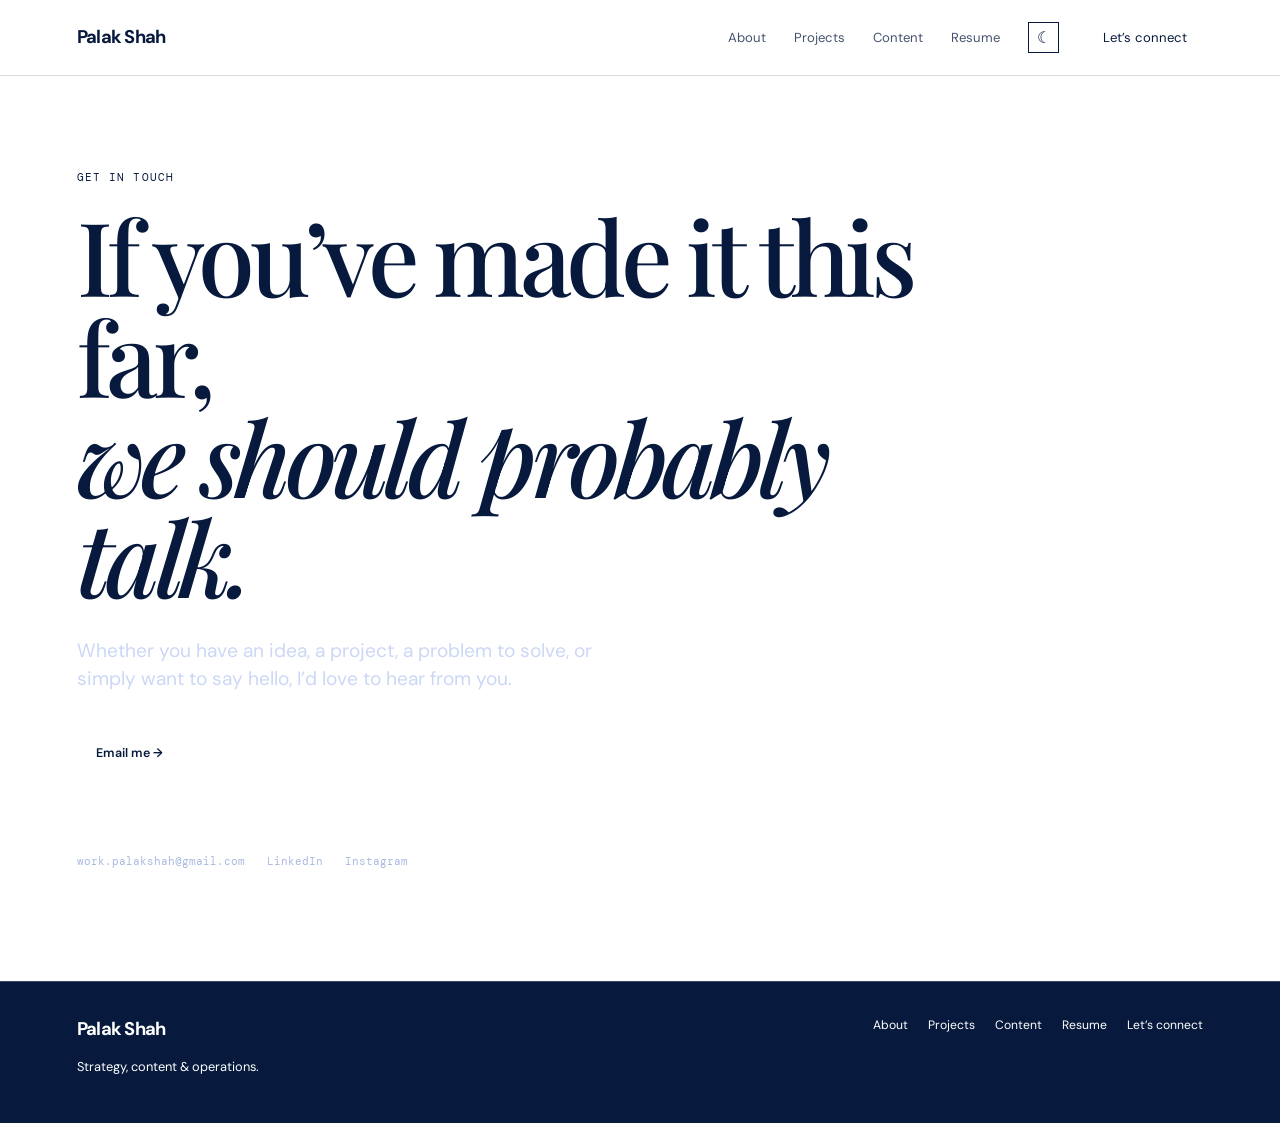
<file: contact.html>
<!doctype html>
<html lang="en">
  <head>
<!-- Google tag (gtag.js) -->
<script async src="https://www.googletagmanager.com/gtag/js?id=G-ZMXV8XD76E"></script>
<script>
  window.dataLayer = window.dataLayer || [];
  function gtag(){dataLayer.push(arguments);}
  gtag('js', new Date());

  gtag('config', 'G-ZMXV8XD76E');
</script>

    <meta charset="UTF-8" /><meta name="viewport" content="width=device-width, initial-scale=1.0" /><meta name="description" content="Contact Palak Shah." /><title>Contact — Palak Shah</title>
    <link rel="preconnect" href="https://fonts.googleapis.com" /><link rel="preconnect" href="https://fonts.gstatic.com" crossorigin /><link href="https://fonts.googleapis.com/css2?family=DM+Mono:wght@400;500&family=DM+Sans:wght@400;500;600;700&family=Playfair+Display:ital,wght@0,500;0,600;1,500;1,600&display=swap" rel="stylesheet" /><link rel="stylesheet" href="styles.css" />
  <link rel="icon" type="image/svg+xml" href="favicon.svg" /><link rel="stylesheet" href="responsive.css">
</head>
  <body class="light-mode" data-page="contact">
    <header class="site-header"><a class="wordmark" href="index.html">Palak Shah</a><nav class="desktop-nav" aria-label="Main navigation"><a href="about.html">About</a><a href="projects.html">Projects</a><a href="content.html">Content</a><a href="resume.html">Resume</a><button class="theme-toggle" type="button" aria-label="Switch to dark mode">☼</button><a class="nav-cta" href="contact.html">Let’s connect</a></nav><button class="menu-toggle" aria-label="Open navigation" aria-expanded="false">☰</button></header>
    <div class="mobile-nav" aria-hidden="true"><a href="about.html">About</a><a href="projects.html">Projects</a><a href="content.html">Content</a><a href="resume.html">Resume</a><button class="theme-toggle mobile-theme" type="button">☼ &nbsp; Toggle mode</button><a href="contact.html">Let’s connect</a></div>
    <main><section class="contact contact-page section-dark section-pad"><p class="eyebrow">Get in touch</p><h1>If you’ve made it this far,<br /><em>we should probably talk.</em></h1><p>Whether you have an idea, a project, a problem to solve, or simply want to say hello, I’d love to hear from you.</p><div class="button-row"><a class="button button-primary" href="mailto:work.palakshah@gmail.com">Email me →</a></div><div class="contact-links"><a href="mailto:work.palakshah@gmail.com">work.palakshah@gmail.com</a><a href="https://www.linkedin.com/in/palak-shah-347aa4200" target="_blank" rel="noreferrer">LinkedIn</a><a href="https://www.instagram.com/pakamatpalak/" target="_blank" rel="noreferrer">Instagram</a></div></section></main>
    <footer class="footer section-dark"><div><a class="wordmark" href="index.html">Palak Shah</a><p>Strategy, content &amp; operations.</p></div><div class="footer-links"><a href="about.html">About</a><a href="projects.html">Projects</a><a href="content.html">Content</a><a href="resume.html">Resume</a><a href="contact.html">Let’s connect</a></div></footer>
    <script src="app.js"></script>
  <script src="cursor-trail.js"></script></body>
</html>
</file>
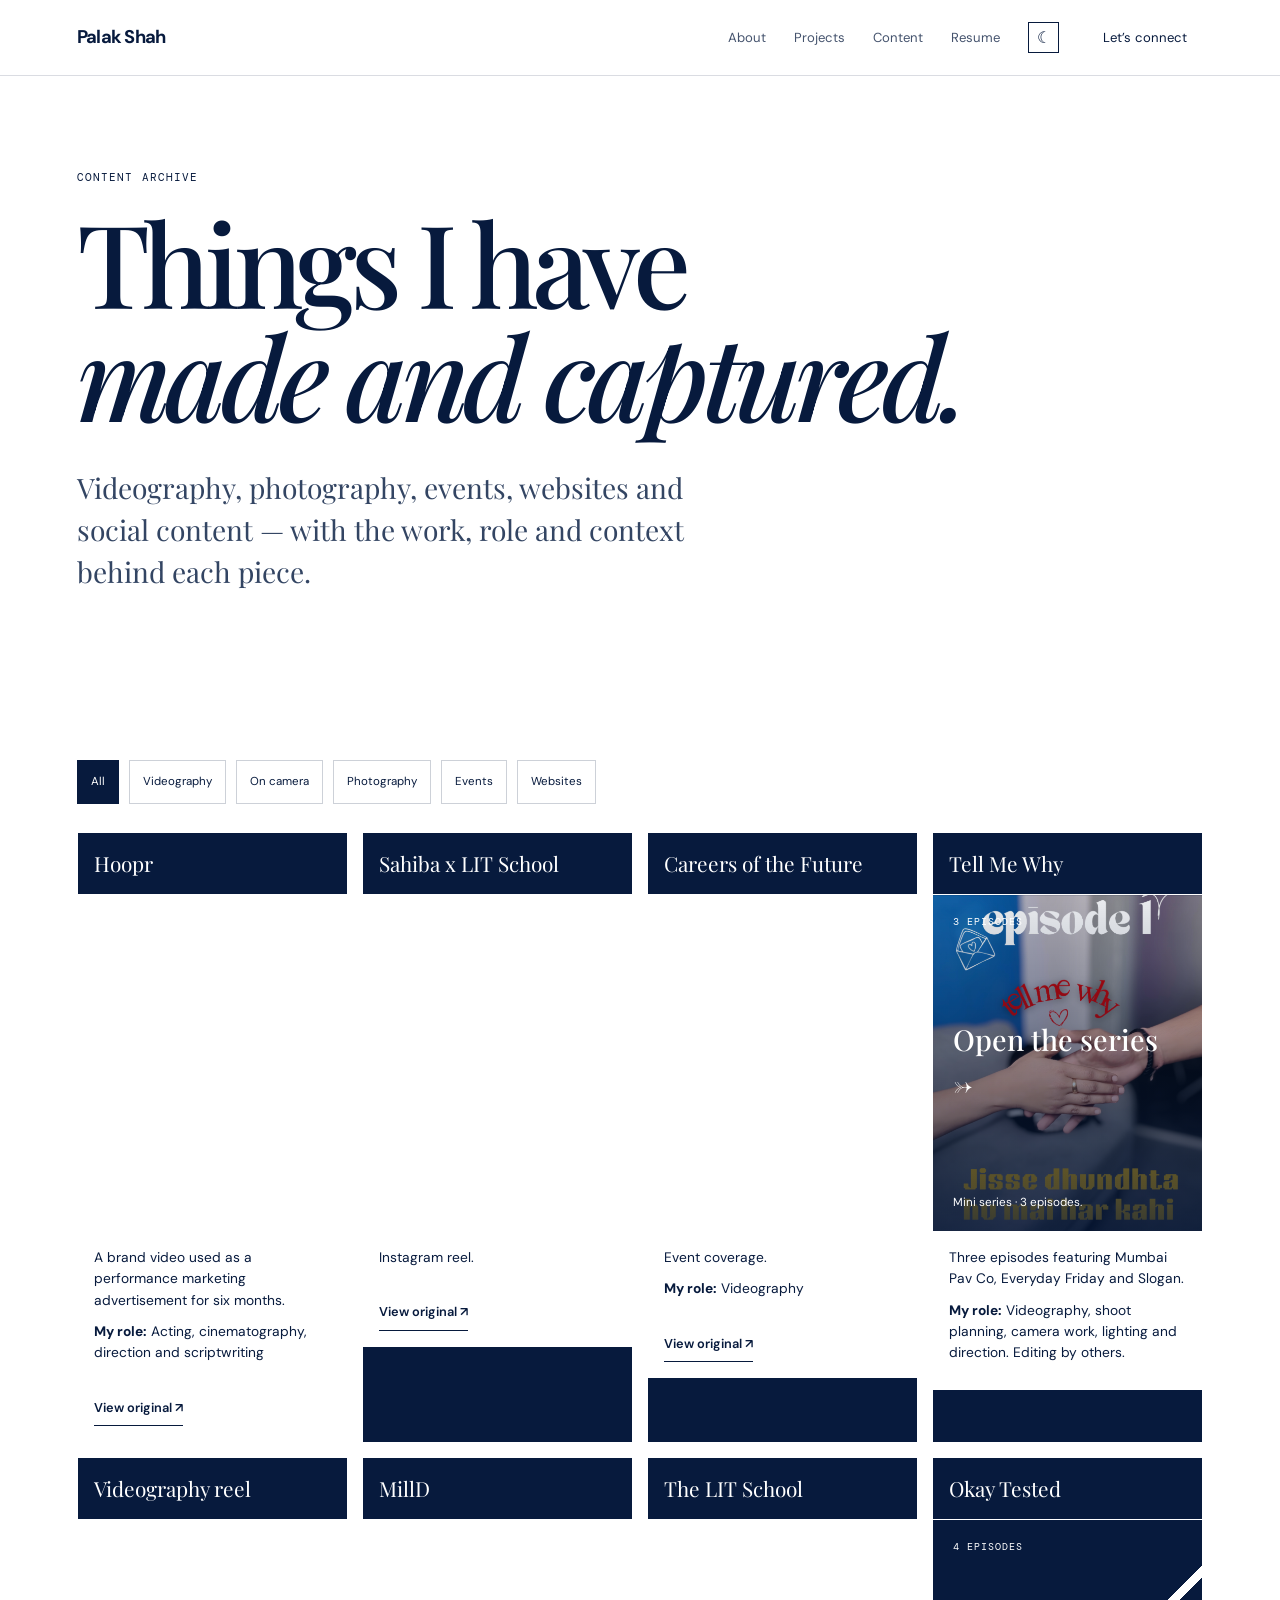
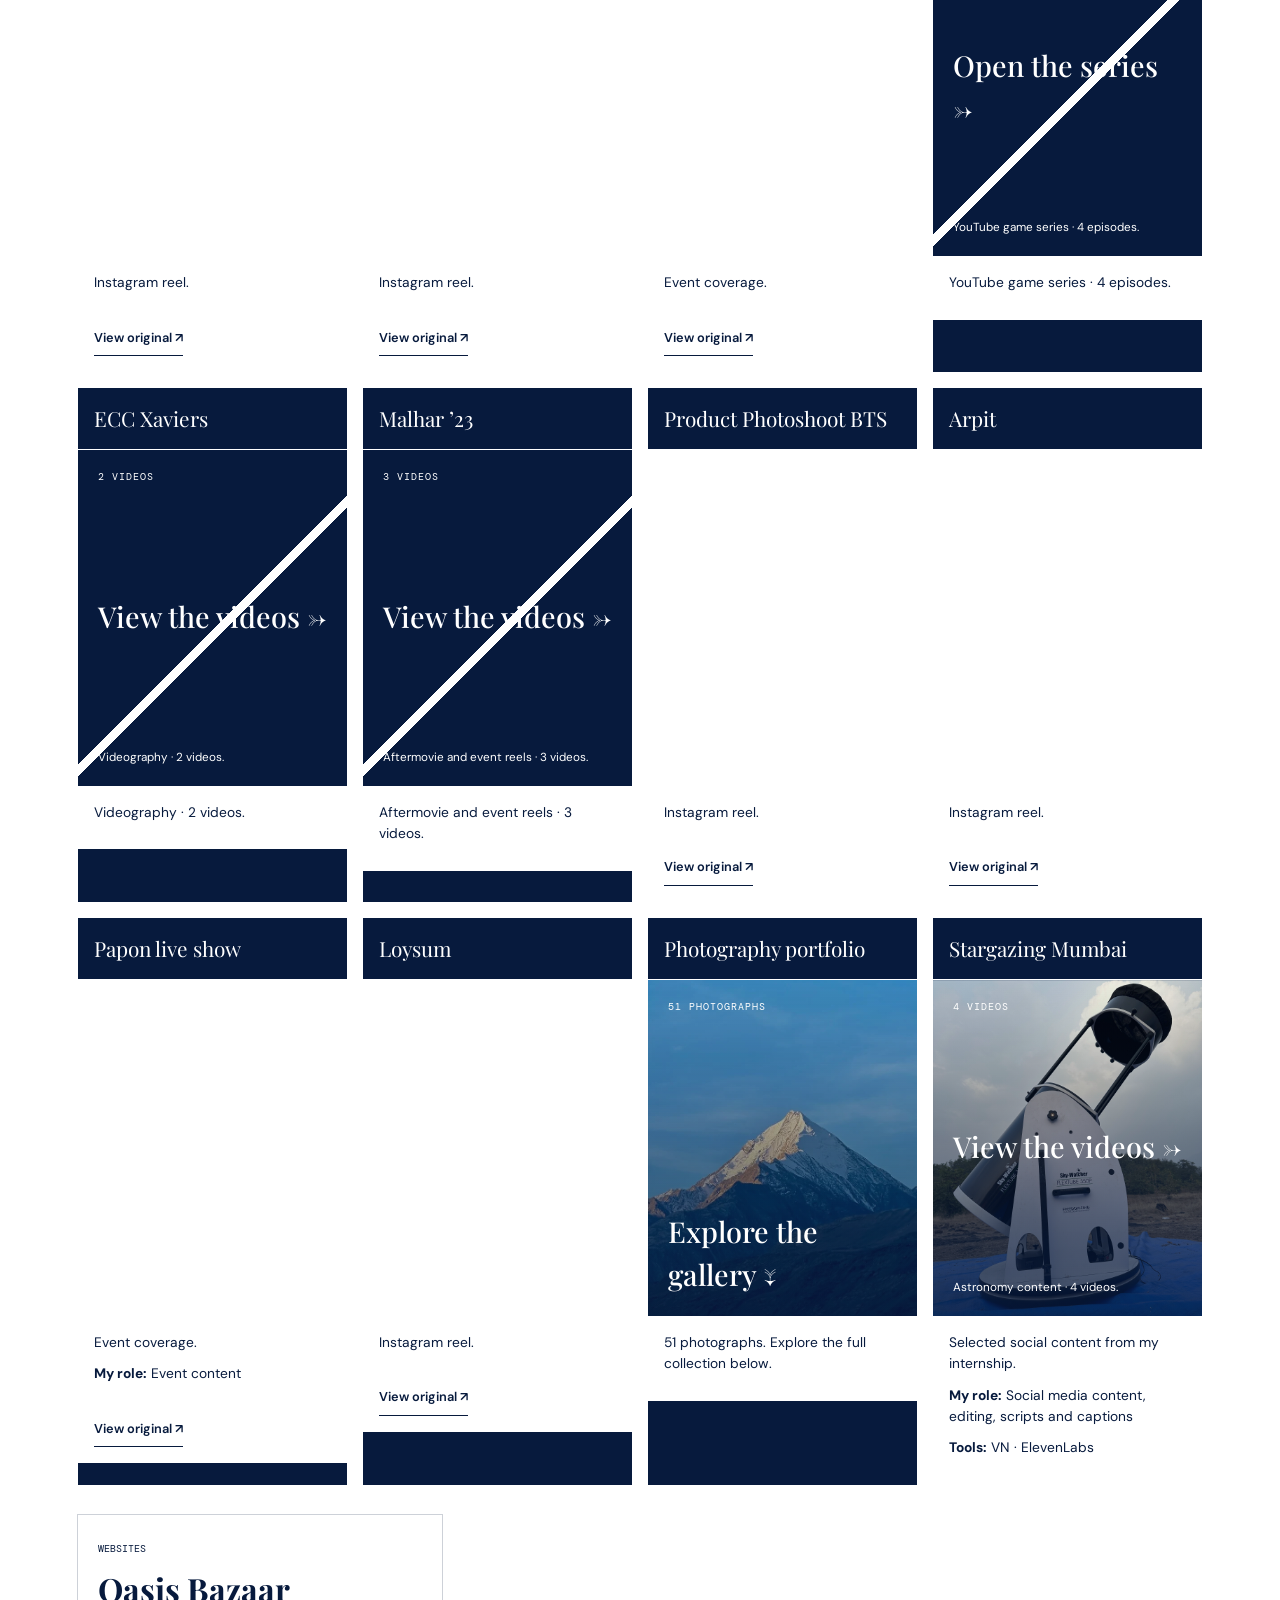
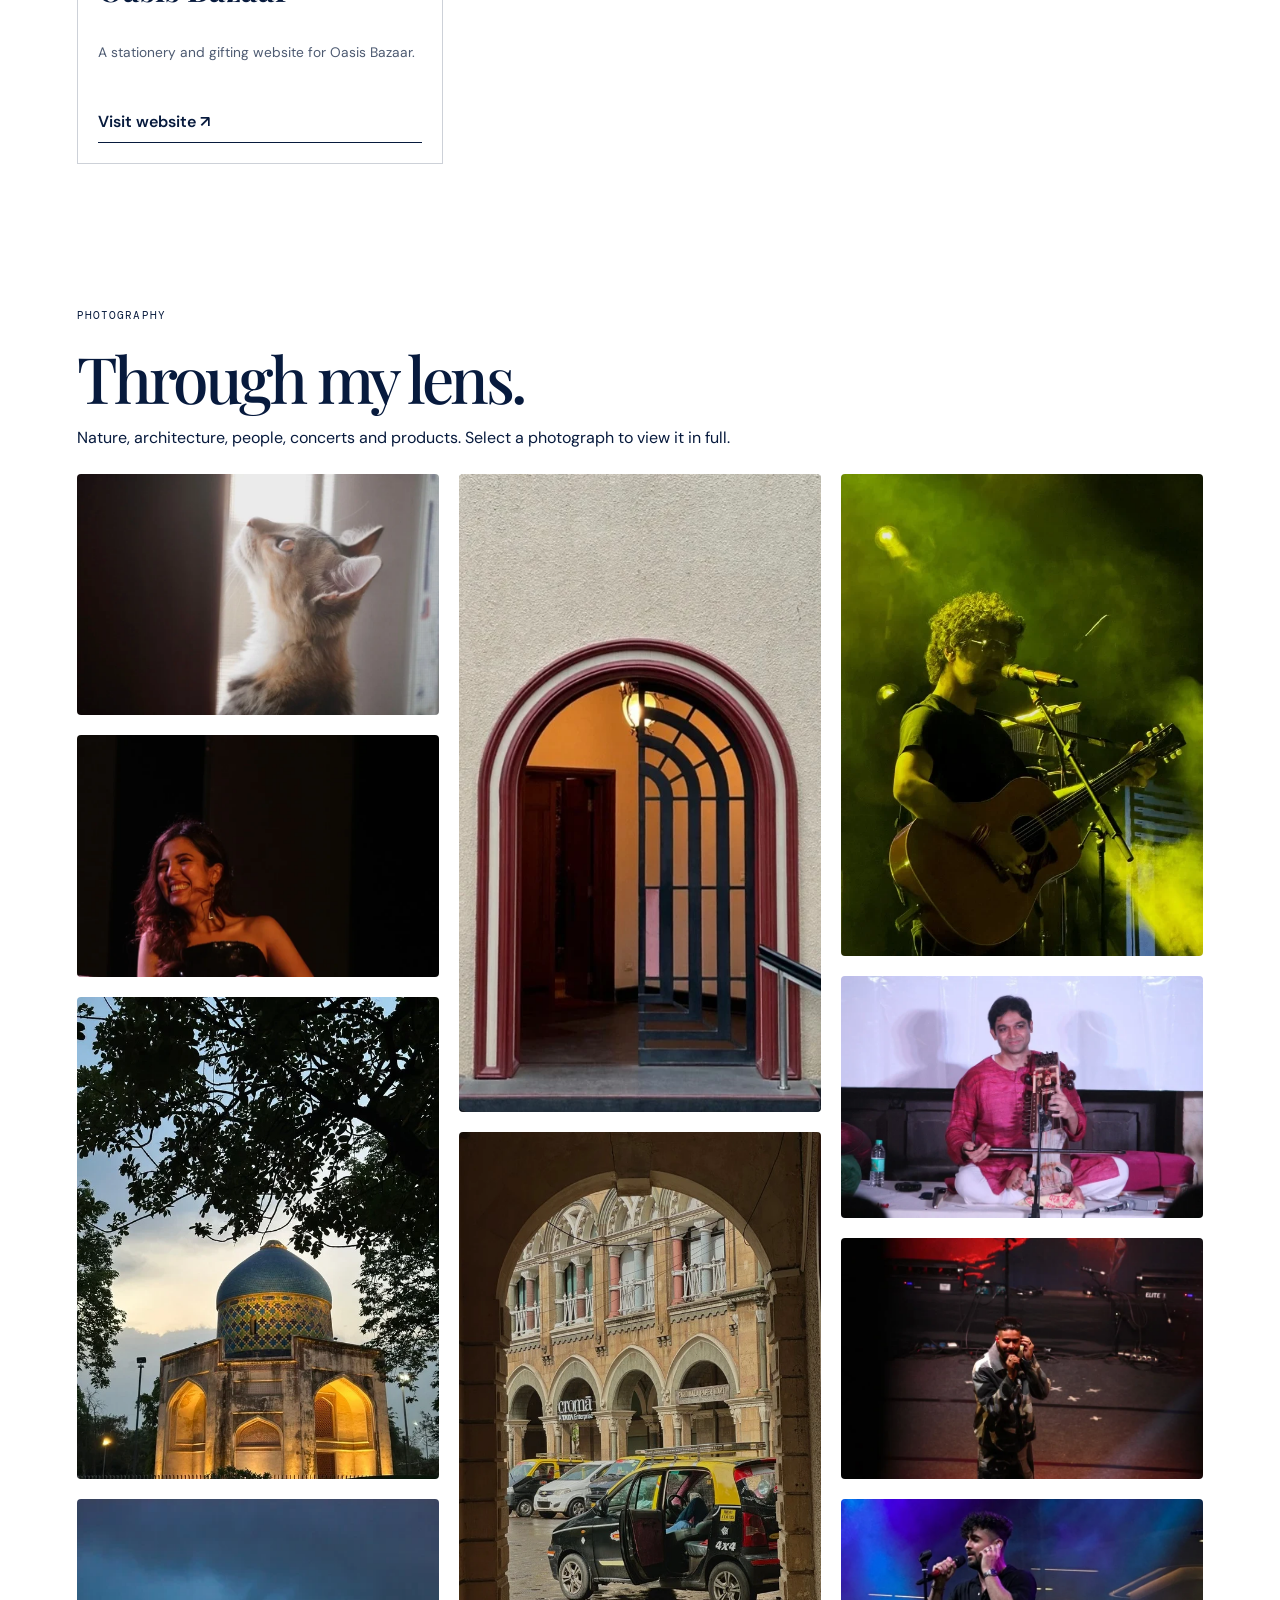
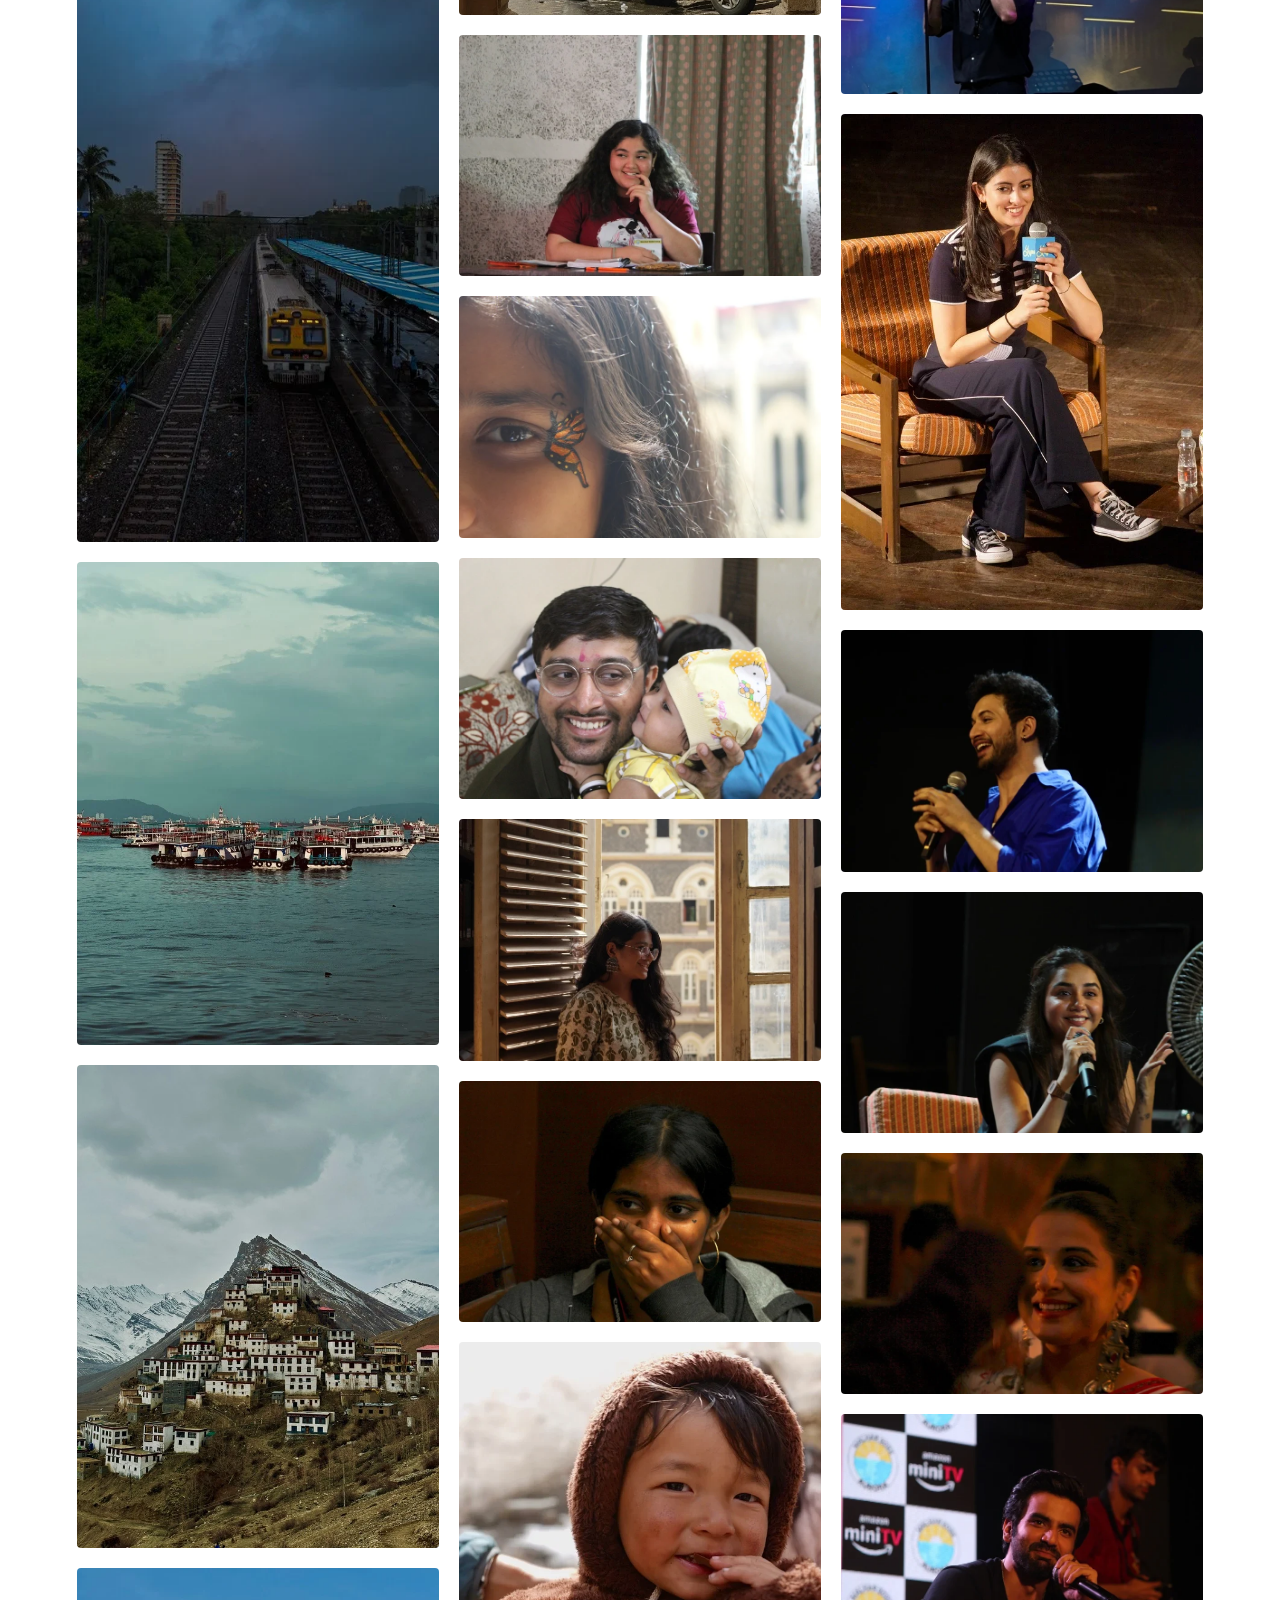
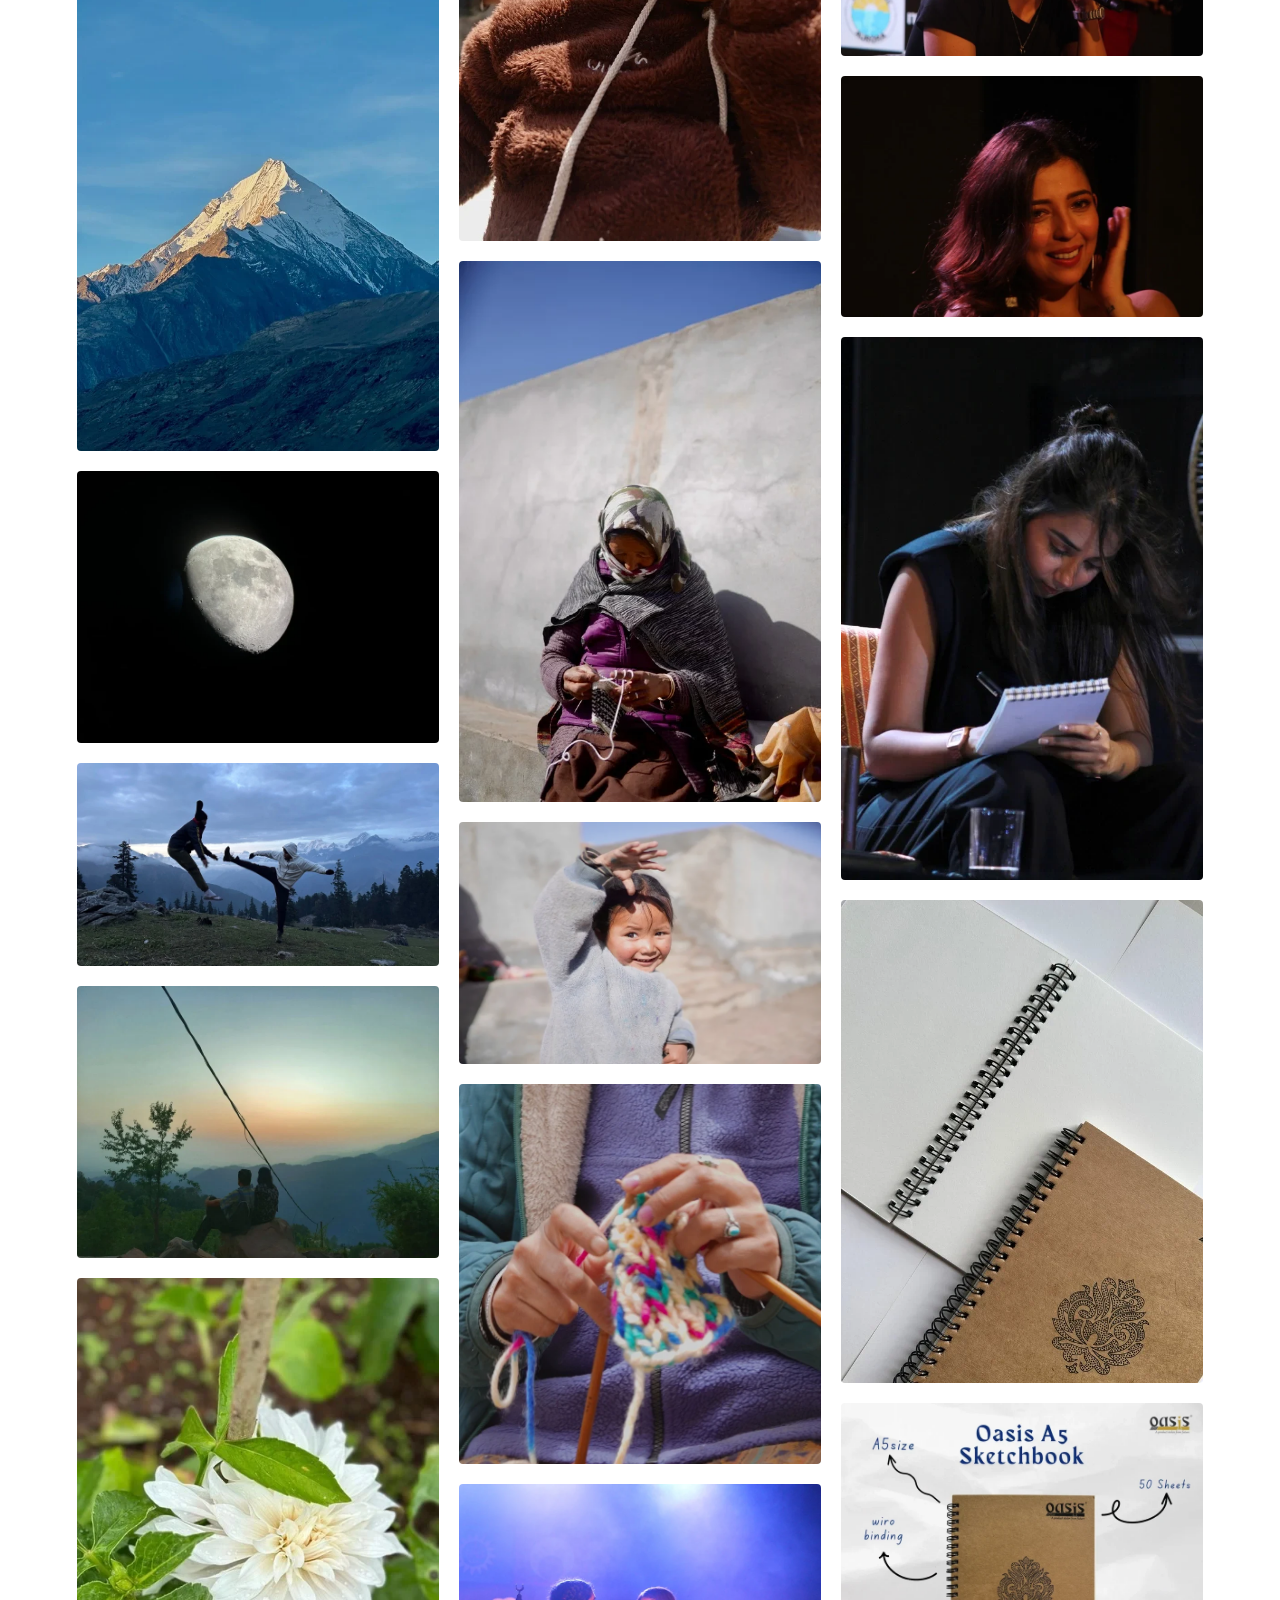
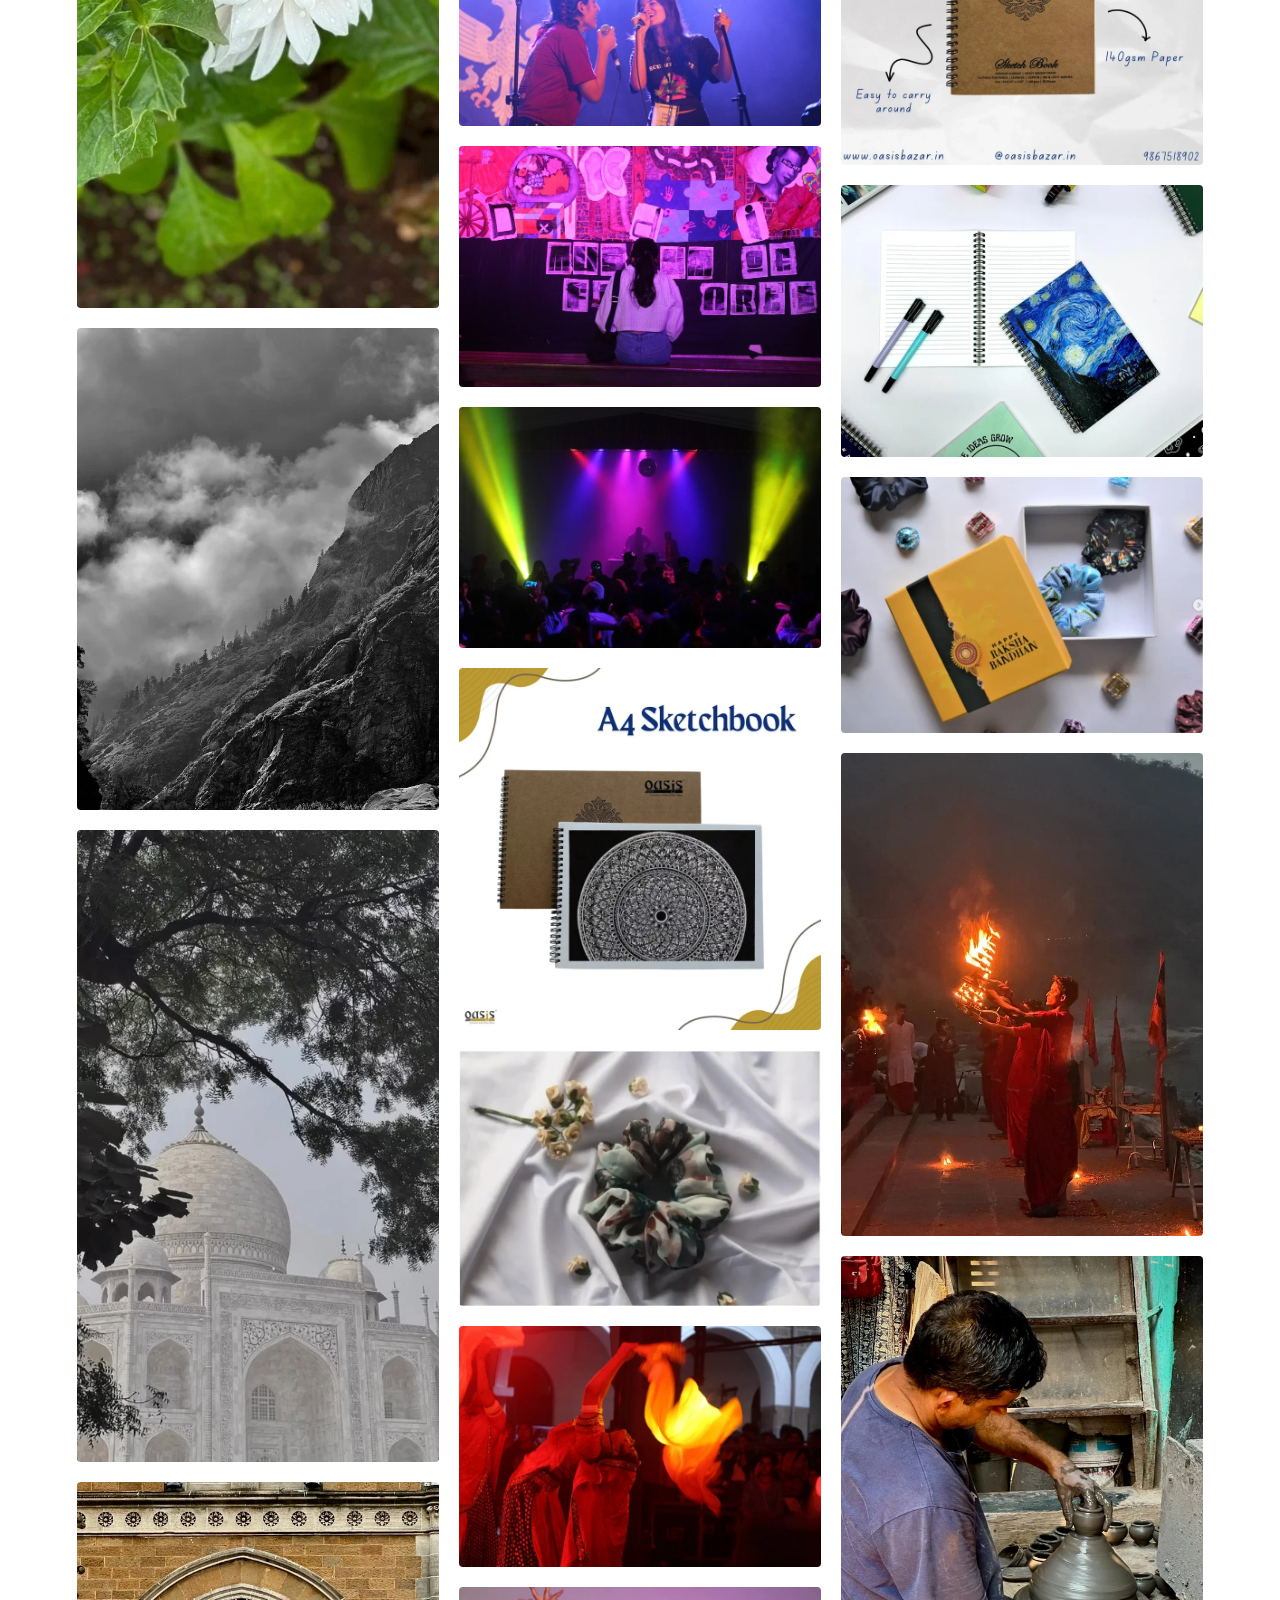
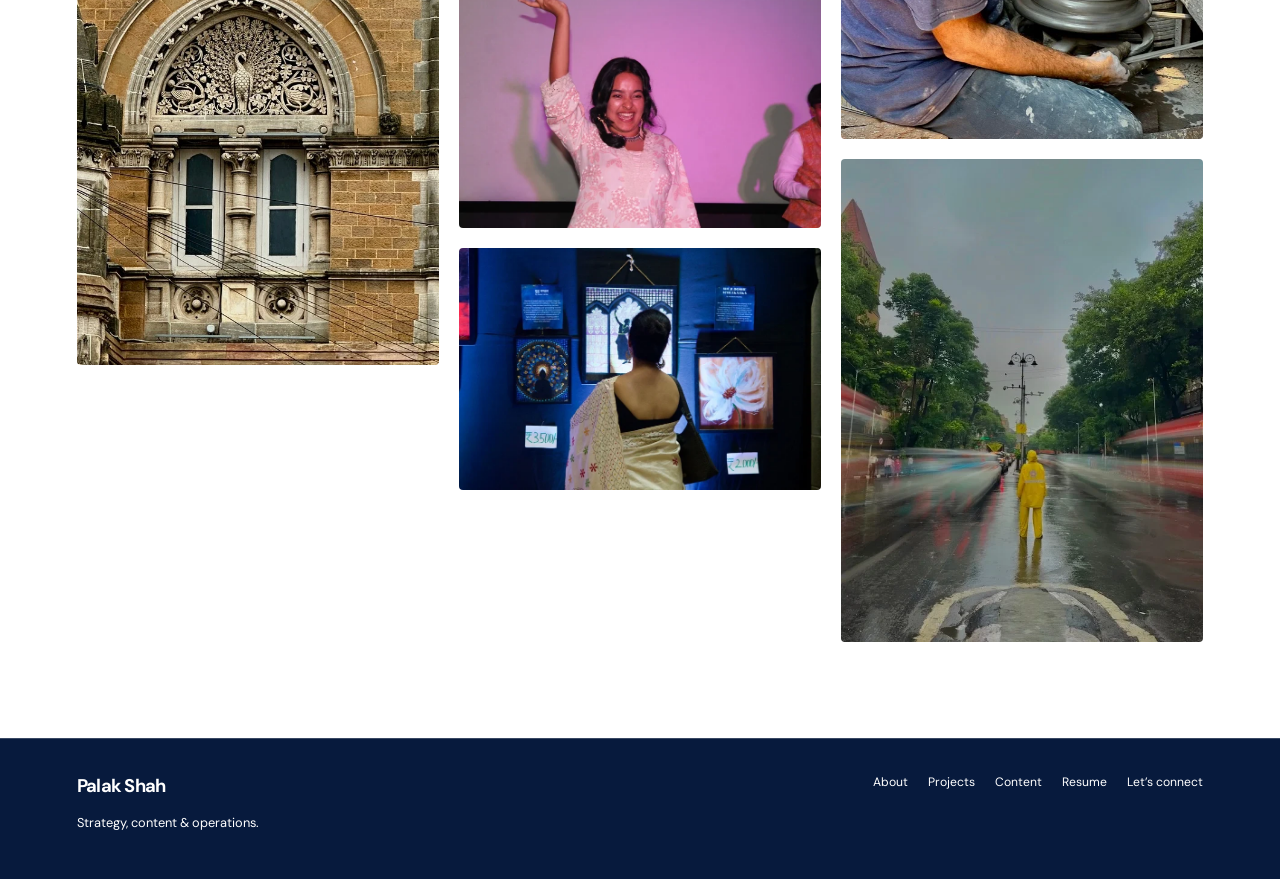
<file: content.html>
<!doctype html>
<html lang="en">
  <head>
<!-- Google tag (gtag.js) -->
<script async src="https://www.googletagmanager.com/gtag/js?id=G-ZMXV8XD76E"></script>
<script>
  window.dataLayer = window.dataLayer || [];
  function gtag(){dataLayer.push(arguments);}
  gtag('js', new Date());

  gtag('config', 'G-ZMXV8XD76E');
</script>

    <meta charset="UTF-8" /><meta name="viewport" content="width=device-width, initial-scale=1.0" /><meta name="description" content="Video, photography, events and digital content by Palak Shah." /><title>Content — Palak Shah</title>
    <link rel="preconnect" href="https://fonts.googleapis.com" /><link rel="preconnect" href="https://fonts.gstatic.com" crossorigin /><link href="https://fonts.googleapis.com/css2?family=DM+Mono:wght@400;500&family=DM+Sans:wght@400;500;600;700&family=Playfair+Display:ital,wght@0,500;0,600;1,500;1,600&display=swap" rel="stylesheet" /><link rel="stylesheet" href="styles.css" />
  <link rel="icon" type="image/svg+xml" href="favicon.svg" /><link rel="stylesheet" href="responsive.css">
<link rel="stylesheet" href="photography.css"></head>
  <body class="light-mode" data-page="content">
    <header class="site-header"><a class="wordmark" href="index.html">Palak Shah</a><nav class="desktop-nav" aria-label="Main navigation"><a href="about.html">About</a><a href="projects.html">Projects</a><a href="content.html">Content</a><a href="resume.html">Resume</a><button class="theme-toggle" type="button" aria-label="Switch to dark mode">☼</button><a class="nav-cta" href="contact.html">Let’s connect</a></nav><button class="menu-toggle" aria-label="Open navigation" aria-expanded="false">☰</button></header>
    <div class="mobile-nav" aria-hidden="true"><a href="about.html">About</a><a href="projects.html">Projects</a><a href="content.html">Content</a><a href="resume.html">Resume</a><button class="theme-toggle mobile-theme" type="button">☼ &nbsp; Toggle mode</button><a href="contact.html">Let’s connect</a></div>
    <main><section class="page-hero section-dark section-pad"><p class="eyebrow">Content archive</p><h1>Things I have<br /><em>made and captured.</em></h1><p class="page-hero-copy">Videography, photography, events, websites and social content — with the work, role and context behind each piece.</p></section><section class="content-section section-light section-pad independent-list"><div class="filter-row" id="content-filters"><button class="active" data-content-filter="all">All</button><button data-content-filter="video">Videography</button><button data-content-filter="on-camera">On camera</button><button data-content-filter="photography">Photography</button><button data-content-filter="events">Events</button><button data-content-filter="websites">Websites</button></div><div class="media-grid" id="media-grid"></div><div class="content-grid" id="content-grid"></div></section><section id="photo-gallery" class="section-light section-pad"><p class="eyebrow">Photography</p><h2>Through my lens.</h2><p>Nature, architecture, people, concerts and products. Select a photograph to view it in full.</p><div class="photo-masonry"></div></section></main>
    <footer class="footer section-dark"><div><a class="wordmark" href="index.html">Palak Shah</a><p>Strategy, content &amp; operations.</p></div><div class="footer-links"><a href="about.html">About</a><a href="projects.html">Projects</a><a href="content.html">Content</a><a href="resume.html">Resume</a><a href="contact.html">Let’s connect</a></div></footer>
    <div class="modal" role="dialog" aria-modal="true" aria-label="Video series" id="media-modal" aria-hidden="true"><div class="modal-inner"><button class="modal-close media-modal-close" aria-label="Close media group">×</button><p class="eyebrow blue">Creative Strategy</p><h2>Tell Me Why</h2><p>Three episodes from the series.</p><div class="media-episode-grid" id="media-episode-grid"></div></div></div>
    <script src="app.js"></script>
  <script src="cursor-trail.js"></script><script src="photography.js"></script></body>
</html>
</file>
<file: styles.css>
:root{--navy:#071a3d;--blue:#2457ff;--white:#fff;--soft:#eaf0ff;--muted:#aab8d6;--ink:#0a0a0a;--line:rgba(7,26,61,.14);--sans:'DM Sans',Arial,sans-serif;--serif:'Playfair Display',Georgia,serif;--mono:'DM Mono',monospace}*{box-sizing:border-box}html{scroll-behavior:smooth}body{margin:0;color:var(--ink);font-family:var(--sans);background:var(--white);line-height:1.5}a{color:inherit;text-decoration:none}button{font:inherit;cursor:pointer}.section-dark{background:var(--navy);color:var(--white)}.section-blue{background:var(--blue);color:var(--white)}.section-light{background:var(--white);color:var(--navy)}.section-pad{padding:8rem max(6vw,32px)}.site-header{position:fixed;z-index:20;top:0;left:0;width:100%;height:76px;display:flex;align-items:center;justify-content:space-between;padding:0 max(6vw,32px);background:rgba(7,26,61,.92);backdrop-filter:blur(15px);color:var(--white);border-bottom:1px solid rgba(255,255,255,.12)}.wordmark{font-weight:700;letter-spacing:-.04em;font-size:1.15rem}.desktop-nav{display:flex;align-items:center;gap:28px;font-size:.82rem}.desktop-nav a:not(.nav-cta){opacity:.75}.desktop-nav a:hover,.desktop-nav a:not(.nav-cta):focus{opacity:1;color:#8fa8ff}.nav-cta{border:1px solid rgba(255,255,255,.6);padding:10px 15px}.menu-toggle{display:none;background:none;border:0;color:var(--white);font-size:1.35rem}.mobile-nav{display:none}.hero{min-height:780px;padding:170px max(6vw,32px) 100px;display:grid;grid-template-columns:1.04fr .96fr;align-items:center;gap:5vw;overflow:hidden}.eyebrow{font-family:var(--mono);font-size:.68rem;line-height:1.4;text-transform:uppercase;letter-spacing:.1em;margin:0 0 20px;color:var(--muted)}.eyebrow.blue{color:var(--blue)}h1,h2{font-family:var(--serif);font-weight:500;letter-spacing:-.055em;line-height:.98;margin:0}h1{font-size:clamp(3.3rem,6.4vw,7.2rem);max-width:850px}h1 em,h2 em{color:#8fa8ff;font-style:italic}.hero-sub{font-family:var(--serif);font-size:clamp(1.5rem,2.4vw,2.5rem);margin:18px 0 38px;color:#dce5ff}.button-row{display:flex;gap:12px;flex-wrap:wrap}.button{display:inline-flex;gap:16px;align-items:center;padding:14px 18px;border:1px solid var(--blue);font-size:.78rem;font-weight:600;transition:.25s}.button-primary{background:var(--blue);color:var(--white)}.button-primary:hover{background:#4c73ff;transform:translateY(-2px)}.button-ghost{border-color:rgba(255,255,255,.5);color:var(--white)}.button-ghost:hover{border-color:var(--white);transform:translateY(-2px)}.camera-portrait{height:500px;position:relative;background:#102a5e;border:1px solid #3155aa;overflow:hidden}.portrait-shape{position:absolute;width:62%;height:78%;left:20%;bottom:-16%;border-radius:50% 50% 10% 10%;background:#152e63;border:2px solid #486bd0}.portrait-shape:before{content:'';position:absolute;width:45%;height:32%;border-radius:50%;background:#132958;top:-17%;left:27%;border:2px solid #486bd0}.portrait-note{position:absolute;z-index:3;top:22px;left:24px;font-family:var(--mono);font-size:.58rem;letter-spacing:.1em;color:#8fa8ff}.portrait-note span{color:var(--white)}.camera{position:absolute;z-index:4;padding:12px 14px;border:1px solid #a4baff;background:#0c2150;box-shadow:7px 7px 0 var(--blue);font-family:var(--mono);font-size:.62rem;letter-spacing:.08em}.camera span{color:#8fa8ff}.camera-a{top:18%;right:7%;transform:rotate(9deg)}.camera-b{left:5%;bottom:18%;transform:rotate(-11deg)}.camera-c{right:4%;bottom:25%;transform:rotate(14deg)}.blue-orbit{position:absolute;inset:12%;border:1px solid var(--blue);border-radius:50%;transform:rotate(-22deg);opacity:.7}.section-heading{margin-bottom:50px}.section-heading h2{font-size:clamp(2.6rem,5vw,5.8rem);max-width:780px}.logo-grid{display:grid;grid-template-columns:repeat(5,1fr);border-top:1px solid var(--line);border-left:1px solid var(--line)}.logo-grid button{min-height:92px;background:var(--white);border:0;border-right:1px solid var(--line);border-bottom:1px solid var(--line);color:var(--navy);font-weight:700;letter-spacing:-.035em;font-size:1rem;transition:.2s}.logo-grid button:hover{background:var(--soft);color:var(--blue);transform:translate(-3px,-3px)}.about-preview{display:grid;grid-template-columns:.45fr 1.2fr;gap:5vw}.about-label{display:flex;justify-content:space-between}.outline-number{font-family:var(--serif);font-size:5rem;line-height:.7;color:transparent;-webkit-text-stroke:1px rgba(255,255,255,.5)}.about-copy{max-width:760px}.about-copy h2{font-size:clamp(3.5rem,7vw,7.8rem);margin-bottom:36px}.about-copy p{font-size:clamp(1.1rem,1.6vw,1.55rem);max-width:750px;line-height:1.35;color:#e9efff}.text-link{display:inline-block;margin-top:24px;padding-bottom:8px;border-bottom:1px solid currentColor;font-weight:600}.tool-grid{display:grid;grid-template-columns:repeat(4,1fr);border-top:1px solid var(--line);border-left:1px solid var(--line)}.tool-grid span{min-height:100px;display:flex;align-items:center;border-right:1px solid var(--line);border-bottom:1px solid var(--line);padding:18px;font-size:1rem;font-weight:600}.tool-grid span:hover{background:var(--soft);color:var(--blue)}.equipment{margin-top:65px}.equipment-list{display:flex;gap:12px;flex-wrap:wrap}.equipment-list span{border:1px solid var(--line);padding:13px 16px;font-weight:600}.equipment-list .favourite{border-color:var(--blue);color:var(--blue)}.equipment-list small{font-family:var(--mono);font-weight:400;font-size:.58rem;text-transform:uppercase;margin-left:8px}.split-heading{display:flex;justify-content:space-between;align-items:end;gap:40px}.section-intro{max-width:330px;color:#c5d2f1;margin:0 0 5px}.dark-text{color:#4e5b72}.category-grid{display:grid;grid-template-columns:repeat(3,1fr);border-top:1px solid rgba(255,255,255,.25);border-left:1px solid rgba(255,255,255,.25);margin-bottom:35px}.category-grid button{min-height:160px;padding:20px;text-align:left;color:var(--white);background:none;border:0;border-right:1px solid rgba(255,255,255,.25);border-bottom:1px solid rgba(255,255,255,.25);display:flex;flex-direction:column;justify-content:space-between}.category-grid button:hover,.category-grid button.active{background:var(--blue)}.category-grid span{font-family:var(--mono);font-size:.7rem;color:#8fa8ff}.category-grid strong{font-family:var(--serif);font-weight:500;font-size:1.55rem;line-height:1}.category-grid i{align-self:end;font-style:normal;font-size:1.4rem}.project-grid{display:grid;grid-template-columns:repeat(3,1fr);gap:14px}.project-card{min-height:320px;padding:20px;display:flex;flex-direction:column;justify-content:space-between;background:#102955;border:1px solid #2b4b8f;transition:.25s;cursor:pointer}.project-card:hover{transform:translateY(-6px);background:#173979;border-color:#7190ff}.project-card .card-top{display:flex;justify-content:space-between;gap:15px;color:#8fa8ff;font-family:var(--mono);font-size:.64rem;text-transform:uppercase}.project-card h3{font-family:var(--serif);font-size:2.25rem;line-height:.95;letter-spacing:-.05em;margin:30px 0 12px;font-weight:500}.project-card p{margin:0;color:#c5d2f1;font-size:.88rem;max-width:280px}.card-tools{margin-top:18px;color:#8fa8ff;font-family:var(--mono);font-size:.63rem}.filter-row{display:flex;gap:8px;flex-wrap:wrap;margin-bottom:28px}.filter-row button{background:none;border:1px solid var(--line);padding:9px 13px;font-size:.72rem;color:var(--navy)}.filter-row button.active,.filter-row button:hover{background:var(--blue);border-color:var(--blue);color:var(--white)}.content-grid{display:grid;grid-template-columns:repeat(3,1fr);gap:14px}.content-card{min-height:250px;padding:20px;border:1px solid var(--line);display:flex;flex-direction:column;justify-content:space-between;transition:.2s}.content-card:hover{background:var(--soft);transform:translateY(-4px)}.content-type{color:var(--blue);font-family:var(--mono);font-size:.64rem;text-transform:uppercase}.content-card h3{font-family:var(--serif);font-size:2rem;line-height:1;margin:14px 0}.content-card p{font-size:.86rem;color:#4e5b72;margin:0}.resume-lede{font-family:var(--serif);font-size:1.7rem;max-width:620px;margin:0 0 42px;color:#e2e9ff}.light-button{border-color:var(--white);background:var(--white);color:var(--navy)}.light-button:hover{background:var(--soft)}.highlights{display:grid;grid-template-columns:repeat(4,1fr);gap:12px;margin-bottom:75px}.highlights div{border-top:1px solid rgba(255,255,255,.4);padding-top:14px}.highlights strong{display:block;font-family:var(--serif);font-size:2.8rem;font-weight:500}.highlights span{font-family:var(--mono);font-size:.62rem;text-transform:uppercase;color:#b9c8eb}.timeline{border-top:1px solid rgba(255,255,255,.3)}.timeline-item{display:grid;grid-template-columns:80px 1fr 1.5fr;gap:30px;padding:28px 0;border-bottom:1px solid rgba(255,255,255,.3)}.timeline-date,.timeline-category{font-family:var(--mono);font-size:.63rem;text-transform:uppercase;color:#b9c8eb}.timeline-item h3{font-family:var(--serif);font-size:1.7rem;font-weight:500;line-height:1;margin:0 0 6px}.timeline-item p{margin:0;color:#cfdbf8;font-size:.88rem}.about-page-grid{display:grid;grid-template-columns:1fr 1fr;gap:8vw}.large-copy{font-family:var(--serif);font-size:clamp(2.2rem,4vw,4rem);line-height:1.05;letter-spacing:-.04em;margin-top:0}.about-page-grid>div>p:not(.large-copy){font-size:1.15rem;max-width:580px;color:#4e5b72}.fact-stack{border-top:1px solid var(--line)}.fact-stack div{display:grid;grid-template-columns:45px 1fr;gap:20px;padding:20px 0;border-bottom:1px solid var(--line)}.fact-stack span{font-family:var(--mono);color:var(--blue);font-size:.7rem}.fact-stack strong{font-family:var(--serif);font-size:1.35rem;line-height:1.1;font-weight:500}.contact{padding-top:10rem;padding-bottom:10rem}.contact h2{font-size:clamp(3.5rem,8vw,8.8rem);margin-bottom:30px}.contact>p:not(.eyebrow){font-size:1.2rem;max-width:500px;color:#cbd7f5;margin-bottom:35px}.contact-links{display:flex;gap:22px;flex-wrap:wrap;margin-top:75px;color:#a9b9df;font-family:var(--mono);font-size:.68rem}.contact-links a:hover{color:var(--white)}.footer{padding:34px max(6vw,32px);display:flex;justify-content:space-between;gap:30px;border-top:1px solid rgba(255,255,255,.15)}.footer p{color:var(--muted);font-size:.8rem}.footer-links{display:flex;gap:20px;align-items:start;font-size:.76rem;color:#c5d2f1}.footer-links a:hover{color:var(--white)}.modal{display:none;position:fixed;z-index:50;inset:0;background:rgba(2,8,22,.78);padding:6vw;overflow:auto}.modal.open{display:block}.modal-inner{position:relative;max-width:850px;margin:auto;background:var(--white);color:var(--navy);padding:7vw}.modal-close{position:absolute;right:22px;top:16px;background:none;border:0;font-size:2rem;color:var(--navy)}.modal-inner h2{font-size:clamp(3rem,7vw,6rem);margin-bottom:25px}.modal-inner>p:not(.eyebrow){font-size:1.2rem;max-width:650px;color:#4e5b72}.modal-meta{display:grid;grid-template-columns:1fr 1fr;gap:20px;border-top:1px solid var(--line);border-bottom:1px solid var(--line);padding:20px 0;margin:35px 0}.modal-meta span{display:block;font-family:var(--mono);font-size:.62rem;text-transform:uppercase;color:var(--blue);margin-bottom:8px}.modal-meta strong{font-size:.95rem}.modal-body{font-size:1rem;color:#4e5b72}.reveal{animation:rise .8s both}@keyframes rise{from{opacity:0;transform:translateY(20px)}to{opacity:1;transform:none}}@media(max-width:800px){.site-header{height:64px;padding:0 22px}.desktop-nav{display:none}.menu-toggle{display:block}.mobile-nav{position:fixed;z-index:19;top:64px;left:0;right:0;display:flex;flex-direction:column;padding:14px 22px 22px;background:var(--navy);color:var(--white);transform:translateY(-130%);transition:.3s;border-top:1px solid rgba(255,255,255,.12)}.mobile-nav.open{transform:none}.mobile-nav a{padding:14px 0;border-bottom:1px solid rgba(255,255,255,.16)}.section-pad{padding:5.5rem 22px}.hero{padding:130px 22px 70px;min-height:auto;grid-template-columns:1fr;gap:55px}.hero h1{font-size:clamp(3.1rem,14vw,5.5rem)}.camera-portrait{height:360px}.logo-grid{grid-template-columns:repeat(2,1fr)}.tool-grid{grid-template-columns:repeat(2,1fr)}.about-preview,.about-page-grid{grid-template-columns:1fr;gap:50px}.split-heading{display:block}.section-intro{margin-top:25px}.category-grid,.project-grid,.content-grid{grid-template-columns:1fr}.category-grid button{min-height:125px}.highlights{grid-template-columns:repeat(2,1fr);gap:28px}.timeline-item{grid-template-columns:1fr;gap:9px}.timeline-category{order:2}.timeline-item p{order:3}.footer{display:block}.footer-links{margin-top:30px;flex-wrap:wrap}.contact-links{margin-top:50px}.modal{padding:22px}.modal-inner{padding:65px 24px 35px}.modal-meta{grid-template-columns:1fr}.outline-number{font-size:3rem}}
:root{--navy:#071a3d;--blue:var(--navy);--white:#fff;--soft:var(--white);--muted:#c9d0dc;--ink:var(--navy);--line:rgba(7,26,61,.18)}body.light-mode{--navy:#fff;--white:#071a3d;--muted:#071a3d;--ink:#071a3d;--line:rgba(7,26,61,.2);background:#fff;color:#071a3d}body.light-mode .section-dark{background:#fff;color:#071a3d}body.light-mode .section-blue{background:#071a3d;color:#fff}body.light-mode .section-light{background:#fff;color:#071a3d}body.light-mode .site-header{background:rgba(255,255,255,.94);color:#071a3d;border-bottom-color:rgba(7,26,61,.15)}body.light-mode .menu-toggle,body.light-mode .button-ghost{color:#071a3d}body.light-mode .button-ghost{border-color:#071a3d}body.light-mode .mobile-nav{background:#fff;color:#071a3d}.theme-toggle{border:1px solid currentColor;background:transparent;color:inherit;width:31px;height:31px;font-size:1rem;line-height:1}.section-blue .eyebrow.blue,.section-dark .eyebrow.blue{color:inherit}.logo-grid button:hover,.tool-grid span:hover{background:#071a3d;color:#fff}.category-grid button:hover,.category-grid button.active{background:#fff;color:#071a3d}.category-grid button:hover span,.category-grid button.active span{color:#071a3d}.button,.button-primary{border-color:#071a3d}.section-dark .button-primary,.section-blue .button-primary{background:#fff;color:#071a3d;border-color:#fff}.section-dark .button-primary:hover,.section-blue .button-primary:hover{background:#071a3d;color:#fff}.hero-sub{color:inherit}.camera-portrait{background:#071a3d;border-color:#fff}.portrait-shape{background:#071a3d;border-color:#fff}.portrait-shape:before{background:#071a3d;border-color:#fff}.camera{border-color:#fff;background:#071a3d;box-shadow:7px 7px 0 #fff}.blue-orbit{border-color:#fff}.section-dark .section-intro{color:#fff}.contact>p:not(.eyebrow){color:inherit}.modal{background:rgba(7,26,61,.78)}
:root{--blue:#071a3d;--soft:#fff;--muted:rgba(255,255,255,.72)}h1 em,h2 em,.hero-sub,.portrait-note,.camera span,.eyebrow.blue,.text-link,.card-tools,.content-type,.modal-meta span,.favourite{color:inherit}.equipment-list .favourite{border-color:inherit}.desktop-nav a:hover,.desktop-nav a:not(.nav-cta):focus{color:inherit}.logo-grid button:hover,.tool-grid span:hover{color:#fff;background:#071a3d}.button-primary:hover{background:#fff;color:#071a3d}.mobile-theme{background:transparent;border:0;color:inherit;text-align:left;padding:14px 0;border-bottom:1px solid rgba(7,26,61,.25)}body.light-mode .mobile-theme{color:#071a3d}.footer,.site-header{border-color:rgba(255,255,255,.2)}body.light-mode .footer{background:#071a3d;color:#fff}
:root{--logo-navy:#071a3d}.logo-grid button{display:flex;align-items:center;gap:12px;justify-content:flex-start;text-align:left}.logo-grid button img{width:30px;height:30px;object-fit:contain}.brand-mark,.brand-fallback{width:30px;height:30px;display:inline-flex;align-items:center;justify-content:center;border:1px solid currentColor;font-family:var(--mono);font-size:.58rem;letter-spacing:-.04em}.brand-wordmark{line-height:1.05}.logo-grid button:hover .brand-mark,.logo-grid button:hover .brand-fallback{background:#fff;color:#071a3d;border-color:#fff}
:root{--tilt-border:rgba(7,26,61,.22)}.tool-logo{display:flex!important;align-items:center;gap:12px}.tool-logo img,.tool-fallback{width:30px;height:30px;object-fit:contain;display:inline-flex;align-items:center;justify-content:center;border:1px solid currentColor;font-family:var(--mono);font-size:.55rem;font-weight:500}.tool-logo strong{font-size:1rem}.media-grid{display:grid;grid-template-columns:repeat(3,1fr);gap:14px;margin-bottom:28px}.media-card{min-height:270px;background:var(--navy);border:1px solid var(--navy);overflow:hidden}.media-card iframe{width:100%;height:100%;min-height:270px;border:0}.media-placeholder{height:270px;padding:20px;color:var(--white);display:flex;flex-direction:column;justify-content:space-between;background:linear-gradient(135deg,#071a3d 0 52%,#fff 52% 54%,#071a3d 54%)}.media-placeholder span{font-family:var(--mono);font-size:.62rem;letter-spacing:.1em}.media-placeholder strong{font-family:var(--serif);font-size:2.1rem;font-weight:500}.media-placeholder small{font-size:.73rem;color:rgba(255,255,255,.7)}.fun-about-intro{display:grid;grid-template-columns:1.2fr .8fr;gap:6vw;align-items:end}.fun-about-intro .large-copy{margin-bottom:0}.fun-about-intro .large-copy em{font-style:italic}.fun-yap{font-family:var(--serif);font-size:clamp(1.6rem,2.4vw,2.6rem);line-height:1.05;max-width:370px;margin:0}.fun-facts{display:grid;grid-template-columns:repeat(3,1fr);gap:18px;margin-top:70px}.fun-card{min-height:245px;padding:25px;background:var(--white);color:var(--navy);border:1px solid var(--tilt-border);display:flex;flex-direction:column;justify-content:space-between;transition:.25s}.fun-card:hover{transform:rotate(0deg) translateY(-7px)!important;background:var(--navy);color:var(--white)}.fun-card span{font-family:var(--mono);font-size:.63rem;letter-spacing:.08em}.fun-card strong{font-family:var(--serif);font-size:1.8rem;line-height:1.02;font-weight:500}.fun-card p{font-size:.86rem;margin:0;opacity:.72}.tilt-left{transform:rotate(-2deg)}.tilt-right{transform:rotate(2deg)}.education-note{max-width:600px;border-top:1px solid var(--line);border-bottom:1px solid var(--line);margin-top:80px;padding:24px 0}.education-note h3{font-family:var(--serif);font-weight:500;font-size:2.5rem;margin:0 0 8px;letter-spacing:-.04em}.education-note>p:last-child{max-width:530px;margin:0;color:inherit}.beyond-work{display:flex;justify-content:space-between;align-items:end;gap:20px;margin-top:70px}.beyond-work>div{display:flex;gap:22px;font-size:2.2rem;filter:grayscale(1)}.beyond-work>div span:hover{filter:none;transform:translateY(-5px)}body.light-mode .fun-card{background:#071a3d;color:#fff;border-color:#071a3d}body.light-mode .fun-card:hover{background:#fff;color:#071a3d}@media(max-width:800px){.media-grid{grid-template-columns:1fr}.fun-about-intro{grid-template-columns:1fr;gap:25px}.fun-facts{grid-template-columns:1fr;margin-top:45px}.fun-card{min-height:210px}.beyond-work{display:block}.beyond-work>div{margin-top:25px}}
:root{--logo-navy:#071a3d}.tool-logo img,.logo-grid button img{border:0!important;background:transparent;outline:0}.tool-logo img{width:30px;height:30px;object-fit:contain}.logo-grid button img{width:42px;height:42px;object-fit:contain}
.media-card{min-height:0;background:var(--white);color:var(--navy);border:1px solid var(--navy);display:flex;flex-direction:column}.media-title{min-height:62px;padding:15px 16px;display:flex;align-items:center;font-family:var(--serif);font-size:1.3rem;line-height:1;border-bottom:1px solid var(--navy)}.media-frame{aspect-ratio:4/5;background:var(--navy);overflow:hidden}.media-card iframe{width:100%;height:100%;min-height:0;display:block;border:0}.media-placeholder{height:100%;min-height:0;padding:20px;color:var(--white);display:flex;flex-direction:column;justify-content:space-between}.media-placeholder small{font-size:.73rem;color:rgba(255,255,255,.7)}
@media(min-width:1100px){.media-grid{grid-template-columns:repeat(4,1fr)}}
.media-group-card{cursor:pointer}.media-group-card:hover{transform:translateY(-4px)}.media-group-preview{height:100%;padding:20px;color:var(--white);display:flex;flex-direction:column;justify-content:space-between;background:linear-gradient(135deg,#071a3d 0 52%,#fff 52% 54%,#071a3d 54%)}.media-group-preview span{font-family:var(--mono);font-size:.62rem;letter-spacing:.1em}.media-group-preview strong{font-family:var(--serif);font-size:1.8rem;font-weight:500}.media-group-preview small{font-size:.73rem;color:rgba(255,255,255,.7)}.media-episode-grid{display:grid;grid-template-columns:repeat(3,1fr);gap:14px}.media-episode-tile{background:var(--navy);color:var(--white);overflow:hidden}.media-episode-tile h3{font-family:var(--serif);font-size:1.15rem;font-weight:500;margin:0;padding:14px 15px;line-height:1}.media-episode-tile iframe{width:100%;aspect-ratio:4/5;display:block;border:0;overflow:hidden;scrollbar-width:none}.media-card iframe{overflow:hidden;scrollbar-width:none}@media(max-width:800px){.media-episode-grid{grid-template-columns:1fr}}
.education-item+.education-item{border-top:1px solid var(--line);margin-top:24px;padding-top:24px}.education-meta{font-family:var(--mono);font-size:.68rem;text-transform:uppercase;letter-spacing:.04em;margin:0 0 12px;color:var(--blue)}.brand-work-list{display:grid;gap:0;border-top:1px solid var(--line);margin-top:35px}.brand-work-list article{padding:22px 0;border-bottom:1px solid var(--line)}.brand-work-list article>span{font-family:var(--mono);font-size:.65rem;text-transform:uppercase;color:var(--blue)}.brand-work-list h3{font-family:var(--serif);font-size:2rem;font-weight:500;line-height:1;margin:8px 0}.brand-work-list p{margin:0;color:#4e5b72;font-size:.9rem}.media-group-preview[style]{background-size:cover;background-position:center}
.hero-portrait-image{position:absolute;z-index:3;left:50%;bottom:0;height:96%;max-width:100%;transform:translateX(-50%);object-fit:contain;object-position:center bottom}
@media(min-width:801px){.hero{height:100svh;min-height:0;padding-top:110px;padding-bottom:50px;align-items:center}}
body.light-mode .filter-row button{color:#071a3d;border-color:rgba(7,26,61,.2)}body.light-mode .filter-row button.active,body.light-mode .filter-row button:hover{color:#fff;background:#071a3d;border-color:#071a3d}body.light-mode .project-card{color:#fff}
.section-pad{padding-top:6rem;padding-bottom:6rem}.section-heading{margin-bottom:34px}.hero-copy,.camera-portrait{transform:translateY(-20px)}.hero h1{font-size:clamp(2.8rem,4.7vw,5.4rem);max-width:720px}.hero-sub{margin-bottom:28px}.contact{padding-top:7rem;padding-bottom:7rem}
@media(max-width:800px){.section-pad{padding-top:4.5rem;padding-bottom:4.5rem}.hero-copy,.camera-portrait{transform:none}.hero h1{font-size:clamp(2.8rem,12vw,4.8rem)}.section-heading{margin-bottom:28px}}
.project-card.has-project-image{padding-top:0;overflow:hidden}.project-card-image{height:125px;margin:0 -20px 18px;background-size:cover;background-position:center}.modal-gallery{margin:28px 0}.modal-gallery-grid{display:grid;grid-template-columns:repeat(3,1fr);gap:12px}.modal-gallery-grid img{display:block;width:100%;aspect-ratio:1;object-fit:cover;border:1px solid var(--line)}
@media(max-width:800px){.modal-gallery-grid{grid-template-columns:1fr 1fr}.project-card-image{height:150px}}
.category-grid button,.category-grid button:first-child{background:#102955;color:#fff}.category-grid button span,.category-grid button strong,.category-grid button i{color:inherit}.category-grid button:hover,.category-grid button.active,.category-grid button:first-child:hover,.category-grid button:first-child.active{background:#071a3d;color:#fff}.category-grid button:first-child{background:#102955}
body.light-mode .category-grid button,body.light-mode .category-grid button:first-child{background:#f5f7fb;color:#071a3d;border-color:rgba(7,26,61,.18)}body.light-mode .category-grid button:hover,body.light-mode .category-grid button.active,body.light-mode .category-grid button:first-child:hover,body.light-mode .category-grid button:first-child.active{background:#071a3d;color:#fff}
.category-grid{margin-bottom:16px}body.light-mode .logo-grid button{color:#071a3d}body.light-mode .logo-grid button .brand-wordmark{color:#071a3d}body.light-mode .logo-grid button:hover .brand-wordmark{color:#fff}
.see-all-button{display:block;margin:28px auto 0;padding:13px 18px;border:1px solid currentColor;background:transparent;color:inherit;font-size:.75rem;font-weight:700;cursor:pointer;transition:.2s}.see-all-button:hover{background:#071a3d;color:#fff;transform:translateY(-2px)}body.light-mode .projects .see-all-button{color:#071a3d;border-color:#071a3d}body.light-mode .projects .see-all-button:hover{background:#071a3d;color:#fff}body.light-mode .content-section .see-all-button{color:#071a3d;border-color:#071a3d}
.category-grid button:first-child{background:radial-gradient(circle at 82% 18%,rgba(255,255,255,.2),transparent 26%),linear-gradient(135deg,#183b78,#071a3d)}.category-grid button:first-child:hover,.category-grid button:first-child.active{background:radial-gradient(circle at 82% 18%,rgba(255,255,255,.2),transparent 26%),linear-gradient(135deg,#2457ff,#071a3d)}.logo-grid button{display:flex;flex-direction:column;align-items:flex-start;justify-content:space-between;gap:16px;padding:18px;min-height:120px;text-align:left;background:linear-gradient(145deg,#fff,#f5f7fb)}.logo-grid button img{width:auto;max-width:145px;height:34px;object-fit:contain;object-position:left center}.logo-grid button .brand-wordmark{font-family:var(--serif);font-size:1.12rem;line-height:1;color:var(--navy)}.logo-grid button:hover{background:#071a3d}.logo-grid button:hover .brand-wordmark{color:#fff}.media-frame iframe{display:block;overflow:hidden;scrollbar-width:none}
.project-card[data-project="1"] .project-card-image{background-size:contain;background-repeat:no-repeat;background-color:#fff}
.modal-embed-grid iframe{display:block;width:100%;aspect-ratio:9/16;border:1px solid var(--line);background:#071a3d}
 .project-card-logo{height:64px;margin:0 0 12px;display:flex;align-items:flex-start;justify-content:flex-start}.project-card-logo img{max-width:150px;height:52px;object-fit:contain;object-position:left center;filter:none}.project-card.has-project-logo .card-top{margin-top:2px}@media(max-width:800px){.project-card-logo{height:58px}.project-card-logo img{max-width:135px;height:46px}}
 .project-case-study{max-width:980px}.case-study-meta{grid-template-columns:repeat(3,1fr);margin-bottom:28px}.case-study-nav{display:flex;gap:9px;flex-wrap:wrap;border-bottom:1px solid var(--line);padding:0 0 24px;margin-bottom:50px}.case-study-nav a{font-family:var(--mono);font-size:.62rem;text-transform:uppercase;color:#4e5b72;border:1px solid var(--line);padding:9px 11px}.case-study-nav a:hover{background:var(--navy);color:var(--white)}.case-study-section{padding:42px 0;border-bottom:1px solid var(--line);scroll-margin-top:30px}.case-study-kicker{display:block;font-family:var(--mono);font-size:.63rem;color:var(--blue);letter-spacing:.08em;margin-bottom:14px}.case-study-section h3{font-family:var(--serif);font-size:clamp(2.2rem,4vw,4rem);line-height:1;margin:0 0 18px;font-weight:500;letter-spacing:-.04em}.case-study-section>p{max-width:690px;font-size:1.08rem;line-height:1.55;color:#4e5b72;margin:0}.case-study-disciplines{border-top:1px solid var(--line);margin-top:28px;padding-top:16px;display:grid;grid-template-columns:180px 1fr;gap:20px}.case-study-disciplines span{font-family:var(--mono);font-size:.63rem;text-transform:uppercase;color:var(--blue)}.case-study-disciplines strong{font-size:.95rem}.case-study-section:last-child{border-bottom:0}.case-study-section:last-child h3{max-width:740px}.case-study-section .modal-gallery{margin-top:28px}.case-study-section .text-link{margin-top:22px}@media(max-width:800px){.case-study-meta{grid-template-columns:1fr}.case-study-nav{display:grid;grid-template-columns:1fr 1fr}.case-study-nav a{font-size:.56rem}.case-study-section{padding:32px 0}.case-study-disciplines{grid-template-columns:1fr;gap:8px}}
 .home-marquee{overflow:hidden;background:#071a3d;color:#fff;border-top:1px solid rgba(255,255,255,.25);border-bottom:1px solid rgba(255,255,255,.25);white-space:nowrap;font-family:var(--mono);font-size:.72rem;letter-spacing:.08em}.home-marquee div{display:inline-block;padding:18px 0;animation:marquee 28s linear infinite}@keyframes marquee{from{transform:translateX(0)}to{transform:translateX(-50%)}}.page-hero{min-height:560px;padding-top:170px;display:flex;flex-direction:column;justify-content:center}.page-hero h1{font-size:clamp(4rem,9vw,9rem);max-width:900px}.page-hero-copy{font-family:var(--serif);font-size:clamp(1.3rem,2.2vw,2rem);max-width:650px;margin:36px 0 0;color:#dce5ff}.page-hero .split-heading{width:100%}.independent-list{padding-top:70px}.contact-page{min-height:calc(100vh - 76px);padding-top:170px;display:flex;flex-direction:column;justify-content:center}.contact-page h1{font-size:clamp(3.8rem,8vw,8rem)}.contact-page>p:not(.eyebrow){font-size:1.2rem;max-width:540px;color:#cbd7f5;margin:30px 0 35px}.section-blue .page-hero-copy{color:#fff}@media(max-width:800px){.page-hero{min-height:500px;padding-top:130px}.page-hero h1{font-size:clamp(3.6rem,16vw,6.5rem)}.independent-list{padding-top:55px}.contact-page{min-height:calc(100vh - 64px);padding-top:130px}.contact-page h1{font-size:clamp(3.3rem,14vw,5.5rem)}}
body[data-page="home"] .projects,body[data-page="home"] .content-section,body[data-page="home"] .resume-section,body[data-page="home"] .contact{display:none}.home-work-preview{padding-top:6rem;padding-bottom:6rem}.home-preview-grid{display:grid;grid-template-columns:repeat(4,1fr);gap:14px}.home-preview-card{min-height:250px;padding:22px;border:1px solid var(--line);display:flex;flex-direction:column;justify-content:space-between;transition:.2s}.home-preview-card:hover{background:var(--navy);color:var(--white);transform:translateY(-5px)}.home-preview-card span{font-family:var(--mono);font-size:.62rem;color:var(--blue)}.home-preview-card:hover span{color:#fff}.home-preview-card strong{font-family:var(--serif);font-size:2rem;font-weight:500;line-height:1}.home-preview-card p{font-size:.84rem;color:#4e5b72;margin:20px 0 0}.home-preview-card:hover p{color:#dce5ff}@media(max-width:800px){.home-preview-grid{grid-template-columns:1fr 1fr}.home-preview-card{min-height:210px}.home-work-preview{padding-top:5rem;padding-bottom:5rem}}@media(max-width:520px){.home-preview-grid{grid-template-columns:1fr}}
/* Toolkit and brand logo refinements */
.logo-grid button{min-height:88px;padding:12px;align-items:center;justify-content:center}.logo-grid button .brand-wordmark{display:none}.logo-grid button img{max-width:150px;height:38px}.toolkit-columns{display:grid;grid-template-columns:1fr 1fr;gap:32px}.toolkit-columns>div>.eyebrow{margin-bottom:12px}.skill-grid,.tool-grid{grid-template-columns:repeat(3,1fr)}.skill-grid{display:grid;border-top:1px solid var(--line);border-left:1px solid var(--line)}.skill-grid span{min-height:70px;display:flex;align-items:center;padding:12px;border-right:1px solid var(--line);border-bottom:1px solid var(--line);font-size:.82rem;font-weight:600}.tool-grid span{min-height:70px;padding:12px;gap:9px;font-size:.82rem}.tool-grid span img{width:24px;height:24px}.tool-grid span strong{font-size:.78rem}.equipment{display:none}@media(max-width:800px){.toolkit-columns{grid-template-columns:1fr;gap:38px}.skill-grid,.tool-grid{grid-template-columns:repeat(2,1fr)}.logo-grid button{min-height:78px}.logo-grid button img{max-width:125px;height:32px}}
/* Categorised skills and expertise */
.expertise-grid{display:grid;grid-template-columns:repeat(3,1fr);gap:34px;border-top:1px solid var(--line);margin-bottom:70px}.expertise-grid article{padding:24px 0;border-bottom:1px solid var(--line)}.expertise-number{font-family:var(--mono);font-size:.65rem;color:var(--blue)}.expertise-grid h3{font-family:var(--serif);font-weight:500;font-size:2.1rem;line-height:1;margin:38px 0 15px}.expertise-grid p{font-size:.9rem;line-height:1.45;color:#4e5b72;max-width:270px;min-height:54px}.expertise-grid ul{list-style:none;padding:0;margin:25px 0 0;border-top:1px solid var(--line)}.expertise-grid li{padding:10px 0;border-bottom:1px solid var(--line);font-family:var(--mono);font-size:.64rem;text-transform:uppercase}.tools-block{border-top:1px solid var(--line);padding-top:28px}.tools-block>.eyebrow{margin-bottom:14px}.tools-block .tool-grid{grid-template-columns:repeat(4,1fr);border-top:1px solid var(--line);border-left:1px solid var(--line)}.tools-block .tool-grid span{min-height:66px;padding:11px}.tools-block .tool-grid span strong{font-size:.76rem}@media(max-width:800px){.expertise-grid{grid-template-columns:1fr;gap:0;margin-bottom:50px}.expertise-grid article{padding:22px 0}.expertise-grid h3{margin-top:22px}.expertise-grid p{min-height:0}.tools-block .tool-grid{grid-template-columns:repeat(2,1fr)}}
/* Compact skill chips */
.expertise-grid ul{border:0;display:flex;flex-wrap:wrap;gap:8px;margin-top:25px}.expertise-grid li{border:1px solid var(--line);padding:8px 10px;font-family:var(--mono);font-size:.58rem;line-height:1.2;text-transform:uppercase}.expertise-grid li:hover{background:var(--navy);color:var(--white);border-color:var(--navy)}
/* Resume page layout */
.resume-profile{display:grid;grid-template-columns:minmax(260px,380px) 1fr;gap:7vw;align-items:center;padding-top:150px;padding-bottom:85px}.resume-profile-photo{height:430px;background:var(--navy);overflow:hidden;border:1px solid var(--navy)}.resume-profile-photo img{width:100%;height:100%;object-fit:cover;object-position:center top}.resume-profile h1{font-size:clamp(4rem,8vw,8rem);color:var(--navy)}.resume-role{font-family:var(--mono);font-size:.72rem;text-transform:uppercase;letter-spacing:.08em;color:var(--blue);margin:18px 0 28px}.resume-intro{font-family:var(--serif);font-size:clamp(1.35rem,2.2vw,2.1rem);line-height:1.18;max-width:660px;margin:0 0 32px}.resume-body{display:grid;grid-template-columns:minmax(0,1.55fr) minmax(280px,.75fr);gap:7vw;padding-top:80px}.resume-section-title{font-family:var(--serif);font-size:clamp(2.3rem,4vw,4.2rem);font-weight:500;line-height:1;letter-spacing:-.04em;margin:0 0 32px}.resume-main .timeline{border-top:1px solid var(--line)}.resume-main .timeline-item{grid-template-columns:95px 1fr;gap:24px;padding:24px 0;border-bottom:1px solid var(--line)}.resume-main .timeline-item p{grid-column:2;color:#4e5b72;max-width:650px}.resume-side{border-left:1px solid var(--line);padding-left:34px}.resume-skill-groups{border-top:1px solid var(--line)}.resume-skill-groups>div{padding:18px 0;border-bottom:1px solid var(--line)}.resume-skill-groups strong{font-family:var(--mono);font-size:.62rem;color:var(--blue);letter-spacing:.06em}.resume-skill-groups p,.resume-tools>p:last-child{font-size:.9rem;line-height:1.55;color:#4e5b72;margin:10px 0 0}.resume-education{margin-top:80px}.education-list{border-top:1px solid var(--line)}.education-row{display:grid;grid-template-columns:95px 1fr;gap:24px;padding:24px 0;border-bottom:1px solid var(--line)}.education-row h3{font-family:var(--serif);font-size:1.55rem;font-weight:500;line-height:1;margin:0 0 8px}.education-row p{font-size:.88rem;color:#4e5b72;margin:12px 0 0}.resume-tools{margin-top:65px;padding-top:28px;border-top:1px solid var(--line)}@media(max-width:800px){.resume-profile{grid-template-columns:1fr;gap:38px;padding-top:120px}.resume-profile-photo{height:360px;max-width:420px}.resume-body{grid-template-columns:1fr;gap:65px;padding-top:55px}.resume-side{border-left:0;border-top:1px solid var(--line);padding:50px 0 0}.resume-main .timeline-item,.education-row{grid-template-columns:1fr;gap:8px}.resume-main .timeline-item p{grid-column:auto}.resume-education{margin-top:55px}}
.resume-profile-photo img{object-fit:contain;background:#071a3d}.resume-tools>p:last-child span{display:block;padding:8px 0;border-bottom:1px solid var(--line);font-size:.82rem}.resume-tools>p:last-child span:first-child{border-top:1px solid var(--line)}
body[data-page="home"] .contact{display:block}body[data-page="home"] #toolkit{padding-top:4.5rem;padding-bottom:4.5rem}
body[data-page="home"] .contact{position:relative;overflow:hidden;display:grid;grid-template-columns:minmax(0,1fr) minmax(300px, .72fr);gap:7vw;isolation:isolate}.contact-main{position:relative;z-index:2}.contact-side-links{position:relative;z-index:2;display:flex;flex-direction:column;gap:20px;align-self:start;padding-top:8px;font-family:var(--sans);font-size:clamp(1.25rem,2.2vw,2.2rem);line-height:1.08}.contact-side-links a{color:var(--white);transition:opacity .2s,transform .2s}.contact-side-links a:hover{opacity:.72;transform:translateX(-6px)}.contact-side-links span{color:#aab8d6}.contact-doodles{position:absolute;z-index:1;left:0;right:0;bottom:-1px;height:38%;background:url('footer-doodles.png') center bottom/cover no-repeat;opacity:.86;pointer-events:none}.contact-main .contact-links{position:relative;z-index:2}.contact-main .button-row,.contact-main h2,.contact-main>p{position:relative;z-index:2}@media(max-width:800px){body[data-page="home"] .contact{display:block}.contact-side-links{margin-top:58px;font-size:1.25rem}.contact-doodles{height:27%;background-size:auto 100%;background-position:center bottom}.contact{padding-bottom:7rem}}
body.light-mode[data-page="home"] .contact{background:#071a3d;color:#fff}body.light-mode[data-page="home"] .contact .contact-side-links span,body.light-mode[data-page="home"] .contact .contact-links{color:#aab8d6}
body[data-page="home"] .contact{min-height:720px;padding-bottom:13rem}.contact-doodles{height:25%;background-size:100% auto;background-position:center bottom;opacity:.62}.contact-side-links{max-width:540px;padding-right:2vw}.contact-side-links a{position:relative}.contact-side-links a:focus-visible{outline:2px solid var(--white);outline-offset:6px}@media(max-width:800px){body[data-page="home"] .contact{min-height:760px;padding-bottom:11rem}.contact-doodles{height:19%;background-size:auto 100%}.contact-side-links{max-width:none;padding-right:0}}
body[data-page="home"] .about-page{display:none}.about-full{padding-top:150px}.about-full-hero{display:grid;grid-template-columns:minmax(280px,.72fr) minmax(0,1.28fr);gap:7vw;align-items:center}.about-photo-frame{min-height:520px;background:#071a3d;border:1px solid #071a3d;display:flex;align-items:flex-end;justify-content:center;overflow:hidden}.about-photo-frame img{width:100%;height:100%;object-fit:contain;object-position:center bottom}.about-full-intro .large-copy{margin:0 0 32px;font-size:clamp(3rem,6vw,7rem)}.about-full-intro .fun-yap{max-width:430px}.about-content-link{display:inline-flex;gap:14px;margin-top:58px;border-bottom:1px solid currentColor;padding-bottom:8px;font-weight:600}.about-reference-footer{padding:7rem max(6vw,32px) 2rem}.about-footer-heading{display:flex;justify-content:space-between;align-items:end;gap:40px}.about-footer-heading h2{font-size:clamp(3.3rem,8vw,8rem)}.about-footer-heading>h2{font-size:clamp(2.5rem,5vw,5rem);text-align:right}.about-social-links{display:grid;grid-template-columns:repeat(2,1fr);gap:18px 5vw;margin:90px 0 100px;margin-left:auto;max-width:680px;font-size:clamp(1.1rem,2vw,2rem)}.about-social-links a{color:#aab8d6}.about-social-links a:hover{color:#fff}.about-footer-nav{display:flex;justify-content:flex-end;gap:28px;padding-top:24px;border-top:1px solid rgba(255,255,255,.2);font-family:var(--mono);font-size:.7rem;letter-spacing:.08em}.about-footer-nav a:hover{color:#aab8d6}@media(max-width:800px){.about-full{padding-top:110px}.about-full-hero{grid-template-columns:1fr;gap:40px}.about-photo-frame{min-height:400px}.about-full-intro .large-copy{font-size:clamp(3rem,14vw,5.2rem)}.about-reference-footer{padding-top:5rem}.about-footer-heading{display:block}.about-footer-heading>h2{text-align:left;margin-top:45px}.about-social-links{grid-template-columns:1fr;margin:60px 0}.about-footer-nav{justify-content:flex-start;flex-wrap:wrap;gap:18px}}
body.light-mode .about-reference-footer{background:#071a3d;color:#fff}
.fun-card:hover{transform:rotate(0deg) translateY(-7px) scale(1.05)!important}.about-playground{display:flex;align-items:center;justify-content:space-between;gap:30px;margin-top:76px;padding:28px 32px;background:#071a3d;color:#fff;overflow:hidden}.about-playground h3{font-family:var(--serif);font-size:clamp(2rem,4vw,4rem);font-weight:500;line-height:1;margin:0 0 10px}.about-playground p:not(.eyebrow){margin:0;color:#dce5ff}.playground-orb{width:92px;height:92px;border:0;border-radius:50%;background:#2457ff;color:#fff;font-size:2.2rem;display:grid;place-items:center;animation:aboutRotate 2s ease forwards;transition:transform .25s,background .25s}.playground-orb:hover{transform:scale(1.05)}@keyframes aboutRotate{from{transform:rotate(0deg)}to{transform:rotate(90deg)}}@media(max-width:800px){.about-playground{align-items:flex-start;padding:24px;flex-direction:column}.playground-orb{align-self:flex-end;width:76px;height:76px}}

/* Content clarity and interaction repairs; retain the existing visual system. */
.founder-note{display:block;font-family:var(--sans);font-size:.78rem;letter-spacing:0;margin-top:10px;font-weight:400}
.media-context{padding:16px;background:#fff;color:#071a3d}.media-context p{font-size:.86rem;line-height:1.55;margin:0 0 10px}.media-context .text-link{font-size:.8rem}
.media-group-preview,.media-placeholder{color:#fff!important}.media-group-preview strong{color:#fff}.media-group-preview small,.media-placeholder small{color:#fff}
.media-card,.content-card{scroll-margin-top:100px}.resume-side .tool-grid{grid-template-columns:1fr}.resume-side .tool-logo{padding:10px 0}
[role="button"]{cursor:pointer}[role="button"]:focus-visible,button:focus-visible,a:focus-visible{outline:3px solid currentColor;outline-offset:4px}
body:not(.light-mode) .tool-logo img{filter:brightness(0) invert(1)}.tool-logo:hover img{filter:brightness(0) invert(1)}
body.light-mode .section-dark .section-intro{color:#071a3d}.mobile-theme{width:auto;height:auto;min-height:44px}
@media(prefers-reduced-motion:reduce){*,*::before,*::after{animation:none!important;transition:none!important;scroll-behavior:auto!important}.observe{opacity:1!important;transform:none!important}}

body[data-page="home"] .projects{display:block}
body.light-mode[data-page="home"] .contact .contact-side-links a{color:#fff}
body.light-mode[data-page="home"] .contact .contact-side-links span{color:#fff}
body.light-mode .logo-grid button{background:#fff}body.light-mode .logo-grid button:hover{background:#fff;outline:1px solid #071a3d}
.brand-work-list button.text-link{color:inherit;background:transparent;border:0;font:inherit;cursor:pointer}

/* Compact homepage contact and requested logo refinements. */
body[data-page="home"] #contact{
  min-height:0;
  padding-top:56px;
  padding-bottom:100px;
  grid-template-columns:minmax(0,1.2fr) minmax(300px,1fr);
  gap:5vw;
  align-items:center;
}
body[data-page="home"] #contact h2{
  font-size:clamp(2.6rem,4.2vw,4.5rem);
  line-height:1.05;
  margin-bottom:22px;
}
body[data-page="home"] #contact .contact-main>p{
  font-size:1rem;
  line-height:1.55;
  max-width:500px;
  margin:0 0 24px;
}
body[data-page="home"] #contact .button-row{margin-top:0}
body[data-page="home"] #contact .contact-side-links{
  align-self:center;
  justify-self:end;
  align-items:flex-end;
  width:100%;
  max-width:490px;
  padding:0;
  gap:20px;
  text-align:right;
  font-size:clamp(1.05rem,1.55vw,1.5rem);
  line-height:1.35;
}
body[data-page="home"] #contact .contact-doodles{height:72px}
#toolkit .tools-block{border-top:0}
#brand-grid button[data-brand="The LIT School"] img{
  width:72px;
  height:72px;
  max-width:100%;
  object-position:center;
}
#brand-grid button[data-brand="The LIT School"]{padding:8px}
@media(max-width:800px){
  body[data-page="home"] #contact{padding-top:32px;padding-bottom:64px;min-height:0}
  body[data-page="home"] #contact h2{font-size:clamp(2rem,6.5vw,3.2rem);margin-bottom:16px}
  body[data-page="home"] #contact .contact-main>p{font-size:.92rem;line-height:1.45;margin-bottom:18px}
  body[data-page="home"] #contact .contact-side-links{margin-top:28px;gap:12px;font-size:1rem;max-width:none}
  body[data-page="home"] #contact .contact-doodles{height:40px}
  #brand-grid button[data-brand="The LIT School"] img{width:62px;height:62px}
}

/* Resume legibility and a consistent text column for tools with or without logos. */
body.light-mode[data-page="resume"] .timeline-date,
body.light-mode[data-page="resume"] .timeline-category{color:#071a3d;opacity:1}
.tool-grid .tool-logo{
  display:grid!important;
  grid-template-columns:24px minmax(0,1fr);
  column-gap:9px;
  align-items:center;
}
.tool-grid .tool-logo>img{grid-column:1;grid-row:1;width:24px;height:24px}
.tool-grid .tool-logo>strong{grid-column:2;grid-row:1;min-width:0}

/* Explicit resume surfaces prevent the inherited navy/white variables from reversing contrast. */
body[data-page="resume"]{
  --resume-surface:#071a3d;
  --resume-text:#fff;
  --resume-secondary:#dce5f5;
  --resume-border:rgba(255,255,255,.25);
  --resume-button-bg:#fff;
  --resume-button-text:#071a3d;
}
body.light-mode[data-page="resume"]{
  --resume-surface:#fff;
  --resume-text:#071a3d;
  --resume-secondary:#334563;
  --resume-border:rgba(7,26,61,.2);
  --resume-button-bg:#071a3d;
  --resume-button-text:#fff;
}
body[data-page="resume"] .resume-profile,
body[data-page="resume"] .resume-body{
  background:var(--resume-surface);
  color:var(--resume-text);
  --line:var(--resume-border);
}
body[data-page="resume"] .resume-profile h1,
body[data-page="resume"] .resume-role,
body[data-page="resume"] .resume-section-title,
body[data-page="resume"] .resume-skill-groups strong,
body[data-page="resume"] .resume-tools .tool-logo{color:var(--resume-text)}
body[data-page="resume"] .timeline-date,
body[data-page="resume"] .timeline-category,
body[data-page="resume"] .resume-main .timeline-item p,
body[data-page="resume"] .resume-skill-groups p,
body[data-page="resume"] .education-row p{color:var(--resume-secondary)}
body[data-page="resume"] .resume-profile .button-primary{
  background:var(--resume-button-bg);
  color:var(--resume-button-text);
  border:1px solid var(--resume-button-bg);
}
body[data-page="resume"] .resume-profile .button-primary:hover,
body[data-page="resume"] .resume-profile .button-primary:focus-visible{
  background:var(--resume-surface);
  color:var(--resume-text);
  border-color:var(--resume-text);
}
body[data-page="resume"] .resume-tools .tool-grid{
  border:0;
  grid-template-columns:1fr;
  gap:0;
}
body[data-page="resume"] .resume-tools .tool-logo{
  border:0;
  box-shadow:none;
  background:transparent;
  min-height:46px;
  padding:9px 0;
  grid-template-columns:24px minmax(0,1fr);
  column-gap:14px;
}
body[data-page="resume"] .resume-tools .tool-logo strong{font-size:.85rem;line-height:1.4}
body.light-mode[data-page="resume"] .resume-tools .tool-logo img{filter:none}
body:not(.light-mode)[data-page="resume"] .resume-tools .tool-logo img{filter:brightness(0) invert(1)}
/* The shared footer always uses a navy surface, in either page theme. */
body .footer{background:#071a3d;color:#fff}
body .footer p,body .footer .footer-links,body .footer .footer-links a:hover{color:#fff;opacity:1}
/* Preserve the illustration's full proportions at every viewport width. */
body[data-page="home"] #contact{
  --contact-art-height:10.693359375vw;
  padding-bottom:calc(var(--contact-art-height) + 28px);
}
body[data-page="home"] #contact .contact-doodles{
  left:0;
  right:0;
  bottom:0;
  height:auto;
  aspect-ratio:2048 / 219;
  background:none;
  opacity:.8;
  mix-blend-mode:screen;
}
body[data-page="home"] #contact .contact-doodles img{
  display:block;
  width:100%;
  height:auto;
  max-width:none;
}
@media(max-width:800px){
  body[data-page="home"] #contact{padding-bottom:calc(var(--contact-art-height) + 24px)}
}

/* Keep project metadata side by side at every viewport width. */
.project-case-study .case-study-meta{display:grid;grid-template-columns:repeat(3,minmax(0,1fr));gap:clamp(10px,2vw,24px)}
.case-study-meta>div{min-width:0;overflow-wrap:anywhere}
.case-study-section[hidden],.case-study-nav a[hidden]{display:none}
#modal-project-link:empty{display:none}
#modal-project-link:not(:empty){margin:0 0 24px}
@media(max-width:480px){.case-study-meta strong{font-size:.8rem}.case-study-meta span{font-size:.6rem}}

.project-work-photos,.project-work-videos{display:grid;grid-template-columns:repeat(2,minmax(0,1fr));gap:20px;margin:20px 0}.project-work-photos img{display:block;width:100%;height:auto;border-radius:4px}.project-work-videos article{min-width:0}.project-work-videos h4{margin:0 0 12px}.project-work-videos iframe{display:block;width:100%;height:560px;border:0;background:#fff}.project-work-videos .text-link{display:inline-block;margin-top:12px}.work-pending{color:inherit;opacity:.75}@media(max-width:600px){.project-work-photos,.project-work-videos{grid-template-columns:1fr}}

body.light-mode[data-page="content"] .page-hero .page-hero-copy{color:#334563;opacity:1}

.hero-portrait-label{position:absolute;z-index:4;top:22px;left:20px;max-width:calc(100% - 40px);padding:9px 13px;background:#fff;color:#071a3d;border:1px solid #071a3d;font-family:var(--mono);font-size:clamp(.65rem,1.1vw,.8rem);letter-spacing:.04em;line-height:1.4;transform:rotate(-3deg)}

.resume-download-actions{display:flex;align-items:center;flex-wrap:wrap;gap:18px}.resume-download-actions .text-link{color:inherit}
</file>
<file: responsive.css>
/* Shared fluid layouts; loaded after page styles. */
html{scroll-padding-top:88px}
body{min-width:0}
main,section,article,aside,nav,main div{min-width:0}
img,video{max-width:100%}
iframe{max-width:100%}
.button-row,.resume-download-actions{flex-wrap:wrap}
h1,h2,h3,p,a,strong{overflow-wrap:break-word}
.footer-links{flex-wrap:wrap}
.modal{z-index:20000;overscroll-behavior:contain}
.modal-inner{width:100%;box-sizing:border-box;min-width:0}
.filter-row{flex-wrap:wrap;gap:10px}
.filter-row button{min-height:44px;white-space:normal}
.project-grid,.content-grid,.media-grid,.expertise-grid,.home-preview-grid{min-width:0}
.project-grid>* ,.content-grid>* ,.media-grid>*{min-width:0}
.project-work-videos iframe{min-width:0}
@media(min-width:801px) and (max-width:1100px){
 .site-header{padding-left:24px;padding-right:24px}.site-header nav{gap:16px}
 .section-pad{padding-left:32px;padding-right:32px}
 .hero{gap:28px;padding-left:32px;padding-right:32px;min-height:0}
 .hero h1{font-size:clamp(3rem,5.7vw,4.4rem)}
 .project-grid,.content-grid,.media-grid,.home-preview-grid{grid-template-columns:repeat(2,minmax(0,1fr))}
 .logo-grid{grid-template-columns:repeat(4,minmax(0,1fr))}
 .tools-block .tool-grid{grid-template-columns:repeat(3,minmax(0,1fr))}
 .resume-profile{grid-template-columns:minmax(220px,.8fr) minmax(0,1.2fr);gap:32px}
 .resume-body{grid-template-columns:minmax(0,1.5fr) minmax(230px,1fr);gap:32px}
 .about-full-hero{grid-template-columns:minmax(240px,.8fr) minmax(0,1.2fr);gap:32px}
}
@media(max-width:800px){
 html{scroll-padding-top:76px}
 .site-header{padding-left:20px;padding-right:20px}
 .mobile-nav{z-index:9999;max-height:calc(100dvh - 64px);overflow-y:auto;visibility:hidden;pointer-events:none}
 .mobile-nav.open{visibility:visible;pointer-events:auto}
 .hero{min-height:0;padding-top:112px;gap:32px}
 .hero h1{font-size:clamp(2.5rem,9vw,4.8rem)}
 .page-hero{padding-top:112px;padding-bottom:48px}
 .page-hero h1,.resume-profile h1{font-size:clamp(2.8rem,10vw,5rem)}
 .page-hero-copy,.section-intro{max-width:100%;font-size:clamp(1.1rem,3vw,1.5rem)}
 .split-heading{flex-wrap:wrap;gap:20px}
 .project-grid,.content-grid,.media-grid{grid-template-columns:repeat(2,minmax(0,1fr))}
 .resume-profile{padding-top:112px;gap:32px}
 body[data-page="resume"] .resume-tools .tool-grid{grid-template-columns:repeat(2,minmax(0,1fr));column-gap:20px}
 .footer{padding-left:22px;padding-right:22px}.footer-links{gap:12px 20px}
 .footer-links a{display:inline-flex;align-items:center;min-height:44px}
 .contact-page{padding-top:112px;min-height:calc(100svh - 100px)}
 .contact-links a,.contact-side-links a{overflow-wrap:anywhere}
 .fun-facts{gap:24px}.fun-fact{max-width:100%}
 .restored-about-intro{padding-top:112px;padding-bottom:40px}
 .restored-about-facts{padding-top:48px;padding-bottom:56px}
}
@media(max-width:560px){
 .section-pad{padding-left:20px;padding-right:20px}
 .hero{padding-left:20px;padding-right:20px}
 .camera-portrait{height:clamp(280px,85vw,400px)}
 .project-grid,.content-grid,.media-grid,.home-preview-grid,.media-episode-grid{grid-template-columns:minmax(0,1fr)}
 .logo-grid{grid-template-columns:repeat(2,minmax(0,1fr))}
 .tools-block .tool-grid{grid-template-columns:repeat(2,minmax(0,1fr))}
 .tool-grid .tool-logo{padding-left:8px;padding-right:8px;column-gap:7px}
 .tool-logo strong{font-size:.78rem;line-height:1.4}
 .modal{padding:12px}.modal-inner{padding:56px 18px 28px}
 .modal-inner h2{font-size:clamp(2rem,9vw,3rem)}
 .project-case-study .case-study-meta{grid-template-columns:repeat(3,minmax(0,1fr));gap:10px}
 .case-study-nav{gap:10px}.case-study-nav a{min-height:44px}
 .project-work-videos iframe{height:540px;max-height:80svh}
 .resume-profile-photo{height:340px;max-width:100%}
 .about-photo-frame{min-height:0;height:360px}
 .large-copy{font-size:clamp(1.8rem,7vw,2.6rem)}
 .contact-page h1,.contact h2{font-size:clamp(2rem,9vw,3.2rem)}
}
@media(max-width:360px){
 .section-pad,.hero{padding-left:16px;padding-right:16px}
 .tools-block .tool-grid,body[data-page="resume"] .resume-tools .tool-grid{grid-template-columns:1fr}
 .site-header{padding-left:16px;padding-right:16px}
 .button-row>*{max-width:100%;white-space:normal}
}
/* Preserve the original interactive About artwork, without a fixed desktop canvas. */
#main .framer-1fcmqg8{width:min(100%,1435px)!important}
#main .framer-tkvgdy{width:min(100%,1440px)!important}
@media(max-width:1439px){
 #main .framer-6mardn-container{left:18%!important}
 #main .framer-1b2ax68-container{left:2%!important}
 #main .framer-1uhnyet-container{left:auto!important;right:20%!important}
 #main .framer-179u57v-container{left:auto!important;right:6%!important}
 #main .framer-zbiggz-container{left:5%!important}
 #main .framer-tkvgdy{display:grid!important;grid-template-columns:repeat(3,314px)!important;justify-content:center;align-items:start;gap:24px!important;height:auto!important;padding:24px 20px 56px!important;box-sizing:border-box}
 #main .framer-tkvgdy>div{position:relative!important;inset:auto!important;max-width:100%}
 #main .framer-16juiuz{grid-column:1/-1;order:-2;width:100%!important;height:auto!important;text-align:center}
 #main .framer-16juiuz p{font-size:clamp(40px,6vw,84px)!important;text-align:center!important}
 #main .framer-zizf2l{grid-column:span 2;order:-1;width:100%!important;height:auto!important}
 #main .framer-c0a0ci{grid-row:span 2;width:314px!important}
}
@media(max-width:1100px){
 #main .framer-tkvgdy{grid-template-columns:repeat(2,314px)!important}
 #main .framer-1fcmqg8{height:650px!important}
 #main .framer-th3ylw-container{width:340px!important;height:434px!important;left:calc(50% - 170px)!important;top:130px!important}
 #main .framer-bfgzl6{width:70%!important;left:15%!important;top:30px!important}
 #main .framer-6mardn-container{width:160px!important;height:130px!important;left:5%!important;top:150px!important}
 #main .framer-1b2ax68-container{width:100px!important;height:144px!important;top:16px!important}
 #main .framer-1uhnyet-container{width:140px!important;height:105px!important;right:4%!important;top:380px!important}
 #main .framer-179u57v-container{width:140px!important;height:105px!important;right:2%!important;top:115px!important}
 #main .framer-zbiggz-container{width:140px!important;height:165px!important;left:3%!important;top:420px!important}
}
@media(max-width:740px){
 #main .framer-tkvgdy{grid-template-columns:minmax(0,314px)!important;padding-left:20px!important;padding-right:20px!important;gap:24px!important}
 #main .framer-zizf2l{grid-column:1;min-height:150px}
 #main .framer-c0a0ci{grid-row:auto;width:100%!important}
 #main .framer-1fcmqg8{height:560px!important}
 #main .framer-th3ylw-container{width:240px!important;height:306px!important;left:calc(50% - 120px)!important;top:135px!important}
 #main .framer-bfgzl6{width:calc(100% - 40px)!important;left:20px!important;top:12px!important}
 #main .framer-bfgzl6 p{font-size:20px!important}
 #main .framer-6mardn-container{width:95px!important;height:77px!important;left:2%!important;top:110px!important}
 #main .framer-1b2ax68-container{width:65px!important;height:94px!important;top:255px!important;left:1%!important}
 #main .framer-1uhnyet-container{width:90px!important;height:67px!important;right:3%!important;top:425px!important}
 #main .framer-179u57v-container{width:96px!important;height:72px!important;right:1%!important;top:105px!important}
 #main .framer-zbiggz-container{width:94px!important;height:111px!important;left:3%!important;top:422px!important}
}
@media(max-width:353px){
 #main .framer-tkvgdy{padding-left:12px!important;padding-right:12px!important}
 #main .framer-tkvgdy>div:not(.framer-16juiuz):not(.framer-zizf2l){zoom:.92}
}

body[data-page="about"] #main [data-layout-template]{padding-left:0!important;padding-right:0!important}

/* Keep the latest videography reel in row two at every grid breakpoint. */
#media-grid > #videography-reel{grid-row:2;grid-column:1}
/* Keep the ECC and Malhar collections together in the third row. */
#media-grid > #ecc-xaviers{grid-row:3;grid-column:1}
#media-grid > #malhar-23{grid-row:3;grid-column:2}
@media(max-width:560px){#media-grid > #malhar-23{grid-row:4;grid-column:1}}

/* Product shoot BTS joins the third row without overlapping other cards. */
#media-grid > #product-photoshoot-bts{grid-row:3;grid-column:3}
@media(max-width:1100px){
 #media-grid > #product-photoshoot-bts{grid-row:3;grid-column:1}
 #media-grid > #ecc-xaviers{grid-row:3;grid-column:2}
 #media-grid > #malhar-23{grid-row:4;grid-column:1}
}
@media(max-width:560px){
 #media-grid > #ecc-xaviers{grid-row:4;grid-column:1}
 #media-grid > #malhar-23{grid-row:5;grid-column:1}
}
</file>
<file: photography.css>
#photo-gallery{scroll-margin-top:80px;padding-top:48px}#photo-gallery[hidden]{display:none}#photo-gallery h2{font-size:clamp(2rem,5vw,4rem);margin-bottom:16px}#photo-gallery>p{margin-bottom:24px}.photo-masonry{columns:3;column-gap:20px}.photo-masonry button{display:block;width:100%;padding:0;margin:0 0 20px;border:0;background:transparent;cursor:zoom-in;break-inside:avoid}.photo-masonry img{display:block;width:100%;height:auto;border-radius:4px}.photo-viewer{width:96vw;max-width:1400px;height:94dvh;max-height:94dvh;margin:auto;padding:56px 20px 70px;border:0;background:#071a3d;color:white;overflow:hidden}.photo-viewer::backdrop{background:rgba(0,0,0,.9)}.photo-viewer img{display:block;width:100%;height:100%;object-fit:contain}.photo-viewer button{background:#fff;color:#071a3d;border:0;min-height:44px;padding:10px 18px;cursor:pointer}.photo-close{position:absolute;right:16px;top:8px}.photo-controls{position:absolute;bottom:12px;left:0;width:100%;display:flex;align-items:center;justify-content:center;gap:20px}.photo-count{font-family:monospace}@media(max-width:800px){.photo-masonry{columns:2;column-gap:12px}.photo-masonry button{margin-bottom:12px}}@media(max-width:440px){.photo-masonry{columns:1}.photo-viewer{padding-left:6px;padding-right:6px}}
</file>
